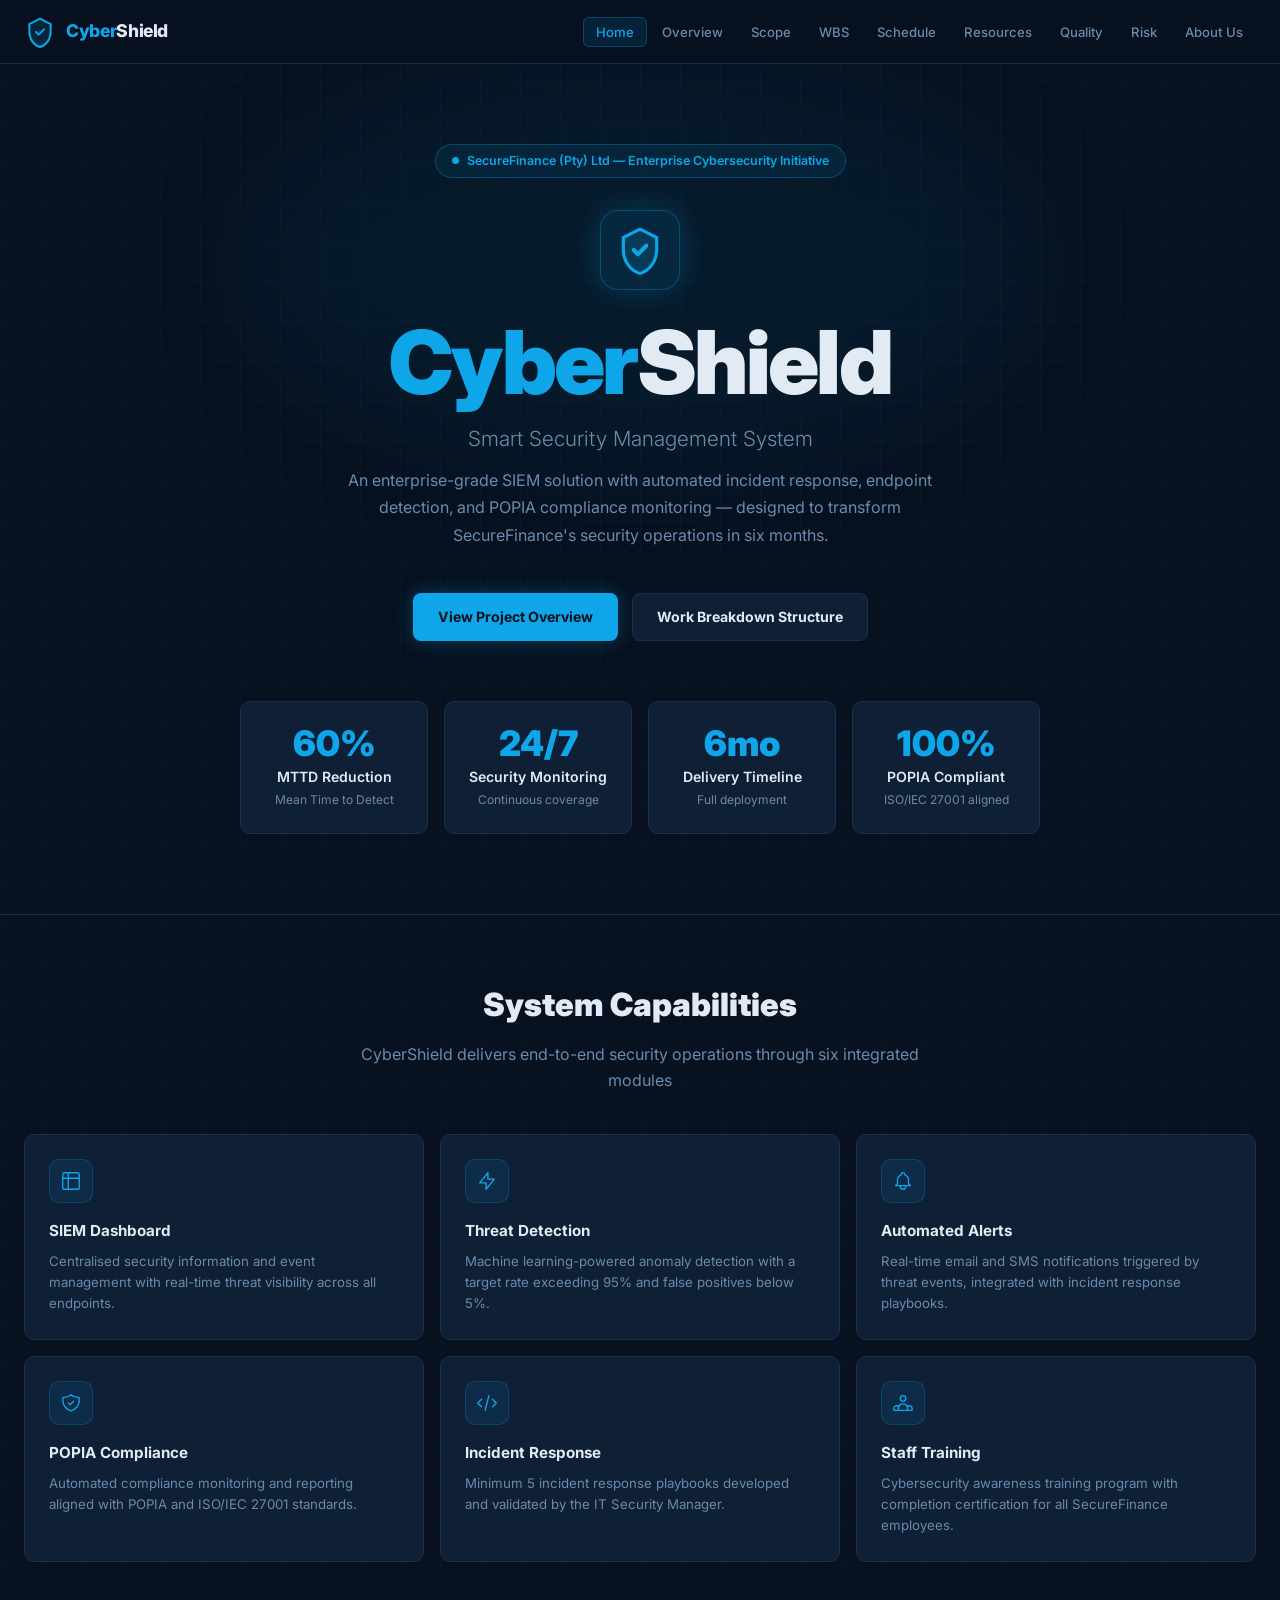
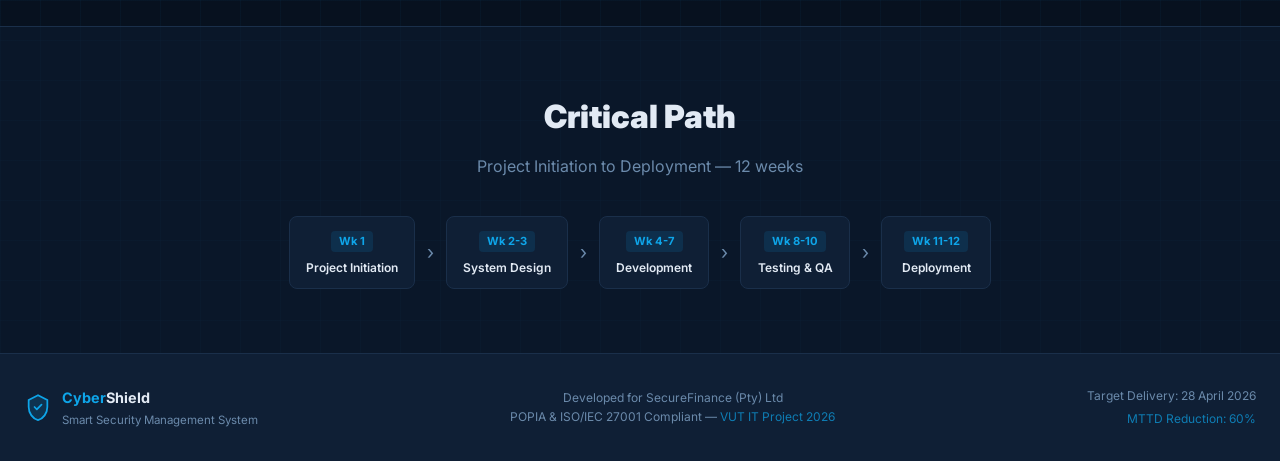
<file: index.html>
<!DOCTYPE html>
<html lang="en">
<head>
<meta charset="UTF-8"/>
<meta name="viewport" content="width=device-width,initial-scale=1"/>
<title>CyberShield — Smart Security Management System</title>
<link rel="stylesheet" href="styles.css"/>
<link href="https://fonts.googleapis.com/css2?family=Inter:wght@300;400;500;600;700;800;900&display=swap" rel="stylesheet"/>
</head>
<body class="grid-bg">

<!-- NAV -->
<nav>
  <div class="nav-inner">
    <a href="index.html" class="nav-brand">
      <svg viewBox="0 0 24 24" fill="none" stroke="currentColor" style="color:var(--primary)">
        <path d="M12 2L4 6v6c0 5.25 3.5 10.15 8 11.25C16.5 22.15 20 17.25 20 12V6l-8-4z" stroke-width="1.5" fill="currentColor" fill-opacity=".15"/>
        <path d="M9 12l2 2 4-4" stroke-width="1.5" stroke-linecap="round" stroke-linejoin="round"/>
      </svg>
      <span><span class="cyber">Cyber</span>Shield</span>
    </a>
    <ul class="nav-links">
      <li><a href="index.html">Home</a></li>
      <li><a href="overview.html">Overview</a></li>
      <li><a href="scope.html">Scope</a></li>
      <li><a href="wbs.html">WBS</a></li>
      <li><a href="schedule.html">Schedule</a></li>
      <li><a href="resources.html">Resources</a></li>
      <li><a href="quality.html">Quality</a></li>
      <li><a href="risk.html">Risk</a></li>
      <li><a href="about.html">About Us</a></li>
    </ul>
    <button class="nav-toggle" id="navToggle" aria-label="Toggle menu">
      <svg fill="none" viewBox="0 0 24 24" stroke="currentColor"><path stroke-linecap="round" stroke-linejoin="round" stroke-width="2" d="M4 6h16M4 12h16M4 18h16"/></svg>
    </button>
  </div>
  <div class="nav-mobile" id="navMobile">
    <a href="index.html">Home</a>
    <a href="overview.html">Overview</a>
    <a href="scope.html">Scope</a>
    <a href="wbs.html">WBS</a>
    <a href="schedule.html">Schedule</a>
    <a href="resources.html">Resources</a>
    <a href="quality.html">Quality</a>
    <a href="risk.html">Risk</a>
    <a href="about.html">About Us</a>
  </div>
</nav>

<main>
  <!-- HERO -->
  <section class="hero">
    <div class="hero-glow"></div>
    <div class="container">
      <div class="hero-content">
        <div class="hero-pill fade-in"><span class="dot"></span>SecureFinance (Pty) Ltd — Enterprise Cybersecurity Initiative</div>
        <div class="shield-icon fade-up d1">
          <svg viewBox="0 0 24 24" fill="none" stroke="currentColor">
            <path d="M12 2L4 6v6c0 5.25 3.5 10.15 8 11.25C16.5 22.15 20 17.25 20 12V6l-8-4z" stroke-width="1.5" fill="currentColor" fill-opacity=".15"/>
            <path d="M9 12l2 2 4-4" stroke-width="2" stroke-linecap="round" stroke-linejoin="round"/>
          </svg>
        </div>
        <h1 class="fade-up d2"><span class="cyber">Cyber</span>Shield</h1>
        <p class="hero-sub fade-up d3">Smart Security Management System</p>
        <p class="hero-desc fade-up d4">An enterprise-grade SIEM solution with automated incident response, endpoint detection, and POPIA compliance monitoring — designed to transform SecureFinance's security operations in six months.</p>
        <div class="hero-btns fade-up d5">
          <a href="overview.html" class="btn btn-primary">View Project Overview</a>
          <a href="wbs.html" class="btn btn-outline">Work Breakdown Structure</a>
        </div>
        <div class="hero-stats fade-up d6">
          <div class="card" style="text-align:center">
            <div class="stat-value" data-target="60%">0%</div>
            <div class="stat-label">MTTD Reduction</div>
            <div class="stat-sub">Mean Time to Detect</div>
          </div>
          <div class="card" style="text-align:center">
            <div class="stat-value" data-target="24/7">24/7</div>
            <div class="stat-label">Security Monitoring</div>
            <div class="stat-sub">Continuous coverage</div>
          </div>
          <div class="card" style="text-align:center">
            <div class="stat-value" data-target="6mo">0mo</div>
            <div class="stat-label">Delivery Timeline</div>
            <div class="stat-sub">Full deployment</div>
          </div>
          <div class="card" style="text-align:center">
            <div class="stat-value">100%</div>
            <div class="stat-label">POPIA Compliant</div>
            <div class="stat-sub">ISO/IEC 27001 aligned</div>
          </div>
        </div>
      </div>
    </div>
  </section>

  <!-- FEATURES -->
  <section class="section" style="border-top:1px solid var(--border)">
    <div class="container">
      <h2 class="section-title text-center fade-up" style="text-align:center">System Capabilities</h2>
      <p class="section-desc fade-up d1" style="text-align:center;margin:0 auto 40px">CyberShield delivers end-to-end security operations through six integrated modules</p>
      <div class="grid-3">
        <div class="card fade-up d1">
          <div class="feat-icon"><svg viewBox="0 0 24 24" fill="none" stroke="currentColor"><path d="M9 3H5a2 2 0 00-2 2v4m6-6h10a2 2 0 012 2v4M9 3v18m0 0h10a2 2 0 002-2V9M9 21H5a2 2 0 01-2-2V9m0 0h18" stroke-width="1.5" stroke-linecap="round" stroke-linejoin="round"/></svg></div>
          <h3 style="font-size:.95rem;font-weight:700;margin-bottom:8px">SIEM Dashboard</h3>
          <p style="font-size:.83rem;color:var(--muted)">Centralised security information and event management with real-time threat visibility across all endpoints.</p>
        </div>
        <div class="card fade-up d2">
          <div class="feat-icon"><svg viewBox="0 0 24 24" fill="none" stroke="currentColor"><path d="M13 10V3L4 14h7v7l9-11h-7z" stroke-width="1.5" stroke-linecap="round" stroke-linejoin="round"/></svg></div>
          <h3 style="font-size:.95rem;font-weight:700;margin-bottom:8px">Threat Detection</h3>
          <p style="font-size:.83rem;color:var(--muted)">Machine learning-powered anomaly detection with a target rate exceeding 95% and false positives below 5%.</p>
        </div>
        <div class="card fade-up d3">
          <div class="feat-icon"><svg viewBox="0 0 24 24" fill="none" stroke="currentColor"><path d="M15 17h5l-1.405-1.405A2.032 2.032 0 0118 14.158V11a6.002 6.002 0 00-4-5.659V5a2 2 0 10-4 0v.341C7.67 6.165 6 8.388 6 11v3.159c0 .538-.214 1.055-.595 1.436L4 17h5m6 0v1a3 3 0 11-6 0v-1m6 0H9" stroke-width="1.5" stroke-linecap="round" stroke-linejoin="round"/></svg></div>
          <h3 style="font-size:.95rem;font-weight:700;margin-bottom:8px">Automated Alerts</h3>
          <p style="font-size:.83rem;color:var(--muted)">Real-time email and SMS notifications triggered by threat events, integrated with incident response playbooks.</p>
        </div>
        <div class="card fade-up d4">
          <div class="feat-icon"><svg viewBox="0 0 24 24" fill="none" stroke="currentColor"><path d="M9 12l2 2 4-4m5.618-4.016A11.955 11.955 0 0112 2.944a11.955 11.955 0 01-8.618 3.04A12.02 12.02 0 003 9c0 5.591 3.824 10.29 9 11.622 5.176-1.332 9-6.03 9-11.622 0-1.042-.133-2.052-.382-3.016z" stroke-width="1.5" stroke-linecap="round" stroke-linejoin="round"/></svg></div>
          <h3 style="font-size:.95rem;font-weight:700;margin-bottom:8px">POPIA Compliance</h3>
          <p style="font-size:.83rem;color:var(--muted)">Automated compliance monitoring and reporting aligned with POPIA and ISO/IEC 27001 standards.</p>
        </div>
        <div class="card fade-up d5">
          <div class="feat-icon"><svg viewBox="0 0 24 24" fill="none" stroke="currentColor"><path d="M10 20l4-16m4 4l4 4-4 4M6 16l-4-4 4-4" stroke-width="1.5" stroke-linecap="round" stroke-linejoin="round"/></svg></div>
          <h3 style="font-size:.95rem;font-weight:700;margin-bottom:8px">Incident Response</h3>
          <p style="font-size:.83rem;color:var(--muted)">Minimum 5 incident response playbooks developed and validated by the IT Security Manager.</p>
        </div>
        <div class="card fade-up d6">
          <div class="feat-icon"><svg viewBox="0 0 24 24" fill="none" stroke="currentColor"><path d="M17 20h5v-2a3 3 0 00-5.356-1.857M17 20H7m10 0v-2c0-.656-.126-1.283-.356-1.857M7 20H2v-2a3 3 0 015.356-1.857M7 20v-2c0-.656.126-1.283.356-1.857m0 0a5.002 5.002 0 019.288 0M15 7a3 3 0 11-6 0 3 3 0 016 0z" stroke-width="1.5" stroke-linecap="round" stroke-linejoin="round"/></svg></div>
          <h3 style="font-size:.95rem;font-weight:700;margin-bottom:8px">Staff Training</h3>
          <p style="font-size:.83rem;color:var(--muted)">Cybersecurity awareness training program with completion certification for all SecureFinance employees.</p>
        </div>
      </div>
    </div>
  </section>

  <!-- CRITICAL PATH -->
  <section class="section" style="border-top:1px solid var(--border);background:rgba(15,31,53,.5)">
    <div class="container">
      <h2 class="section-title fade-up" style="text-align:center">Critical Path</h2>
      <p class="fade-up d1" style="text-align:center;color:var(--muted);margin-bottom:36px">Project Initiation to Deployment — 12 weeks</p>
      <div class="crit-path fade-up d2" style="justify-content:center">
        <div class="crit-node"><div class="wk">Wk 1</div><div class="lbl">Project Initiation</div></div>
        <span class="crit-arrow">&#8250;</span>
        <div class="crit-node"><div class="wk">Wk 2-3</div><div class="lbl">System Design</div></div>
        <span class="crit-arrow">&#8250;</span>
        <div class="crit-node"><div class="wk">Wk 4-7</div><div class="lbl">Development</div></div>
        <span class="crit-arrow">&#8250;</span>
        <div class="crit-node"><div class="wk">Wk 8-10</div><div class="lbl">Testing &amp; QA</div></div>
        <span class="crit-arrow">&#8250;</span>
        <div class="crit-node"><div class="wk">Wk 11-12</div><div class="lbl">Deployment</div></div>
      </div>
    </div>
  </section>
</main>

<footer>
  <div class="footer-inner">
    <div class="footer-brand">
      <svg width="28" height="28" viewBox="0 0 24 24" fill="none" stroke="var(--primary)">
        <path d="M12 2L4 6v6c0 5.25 3.5 10.15 8 11.25C16.5 22.15 20 17.25 20 12V6l-8-4z" stroke-width="1.5" fill="var(--primary)" fill-opacity=".15"/>
        <path d="M9 12l2 2 4-4" stroke-width="1.5" stroke-linecap="round" stroke-linejoin="round"/>
      </svg>
      <div>
        <div class="name"><span style="color:var(--primary)">Cyber</span>Shield</div>
        <div class="sub">Smart Security Management System</div>
      </div>
    </div>
    <div class="footer-meta">
      <div>Developed for SecureFinance (Pty) Ltd</div>
      <div>POPIA &amp; ISO/IEC 27001 Compliant — <span>VUT IT Project 2026</span></div>
    </div>
    <div class="footer-right">
      <div>Target Delivery: 28 April 2026</div>
      <div style="color:rgba(14,165,233,.7);margin-top:4px">MTTD Reduction: 60%</div>
    </div>
  </div>
</footer>
<script src="script.js"></script>
</body>
</html>
</file>
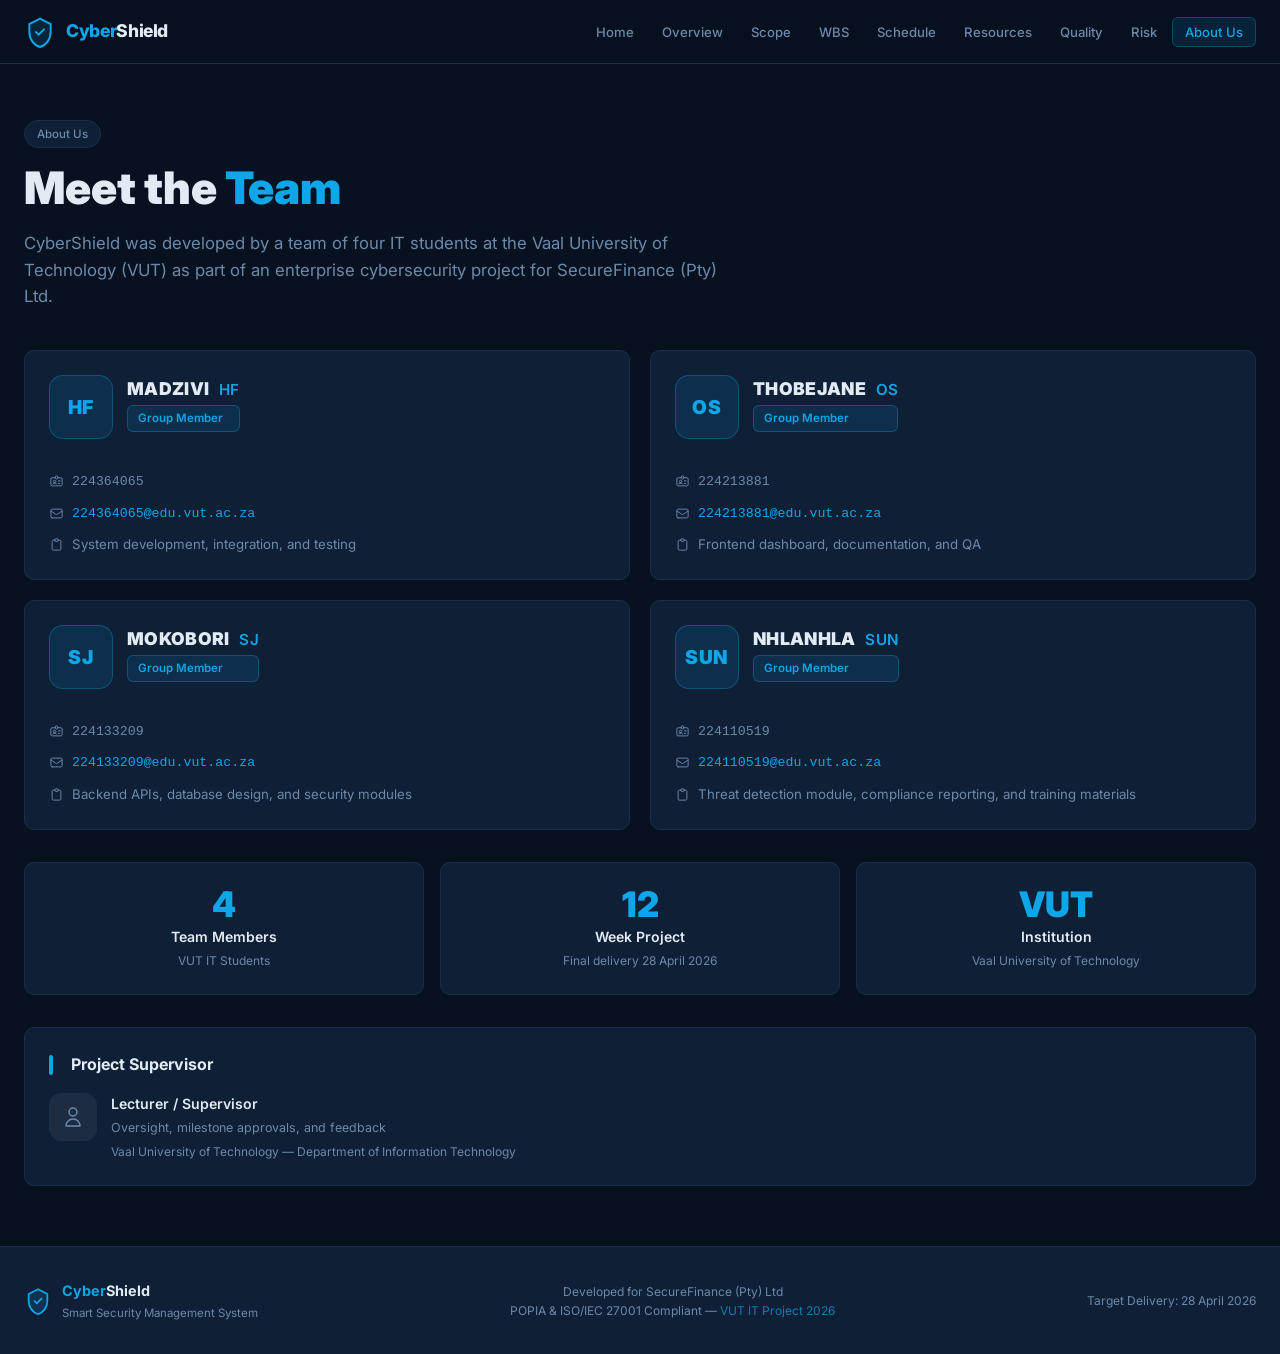
<file: about.html>
<!DOCTYPE html>
<html lang="en">
<head>
<meta charset="UTF-8"/><meta name="viewport" content="width=device-width,initial-scale=1"/>
<title>About Us — CyberShield</title>
<link rel="stylesheet" href="styles.css"/>
<link href="https://fonts.googleapis.com/css2?family=Inter:wght@300;400;500;600;700;800;900&display=swap" rel="stylesheet"/>
</head>
<body>
<nav><div class="nav-inner"><a href="index.html" class="nav-brand"><svg viewBox="0 0 24 24" fill="none" stroke="currentColor" style="color:var(--primary)"><path d="M12 2L4 6v6c0 5.25 3.5 10.15 8 11.25C16.5 22.15 20 17.25 20 12V6l-8-4z" stroke-width="1.5" fill="currentColor" fill-opacity=".15"/><path d="M9 12l2 2 4-4" stroke-width="1.5" stroke-linecap="round" stroke-linejoin="round"/></svg><span><span class="cyber">Cyber</span>Shield</span></a><ul class="nav-links"><li><a href="index.html">Home</a></li><li><a href="overview.html">Overview</a></li><li><a href="scope.html">Scope</a></li><li><a href="wbs.html">WBS</a></li><li><a href="schedule.html">Schedule</a></li><li><a href="resources.html">Resources</a></li><li><a href="quality.html">Quality</a></li><li><a href="risk.html">Risk</a></li><li><a href="about.html">About Us</a></li></ul><button class="nav-toggle" id="navToggle"><svg fill="none" viewBox="0 0 24 24" stroke="currentColor"><path stroke-linecap="round" stroke-linejoin="round" stroke-width="2" d="M4 6h16M4 12h16M4 18h16"/></svg></button></div><div class="nav-mobile" id="navMobile"><a href="index.html">Home</a><a href="overview.html">Overview</a><a href="scope.html">Scope</a><a href="wbs.html">WBS</a><a href="schedule.html">Schedule</a><a href="resources.html">Resources</a><a href="quality.html">Quality</a><a href="risk.html">Risk</a><a href="about.html">About Us</a></div></nav>
<main>
  <div class="container">
    <div class="page-header fade-up"><div class="page-tag">About Us</div><h1>Meet the <span class="hi">Team</span></h1><p>CyberShield was developed by a team of four IT students at the Vaal University of Technology (VUT) as part of an enterprise cybersecurity project for SecureFinance (Pty) Ltd.</p></div>

    <div class="grid-2" style="margin-bottom:32px">

      <!-- Member 1 -->
      <div class="card fade-up d1 member-card">
        <div style="display:flex;align-items:flex-start;gap:14px;margin-bottom:16px">
          <div class="member-avatar">HF</div>
          <div class="member-info">
            <div class="member-name">MADZIVI <span>HF</span></div>
            <span class="badge badge-blue">Group Member</span>
          </div>
        </div>
        <div style="display:flex;flex-direction:column;gap:10px">
          <div class="member-detail">
            <svg fill="none" viewBox="0 0 24 24" stroke="currentColor"><path stroke-linecap="round" stroke-linejoin="round" stroke-width="1.5" d="M10 6H5a2 2 0 00-2 2v9a2 2 0 002 2h14a2 2 0 002-2V8a2 2 0 00-2-2h-5m-4 0V5a2 2 0 114 0v1m-4 0a2 2 0 104 0m-5 8a2 2 0 100-4 2 2 0 000 4zm0 0c1.306 0 2.417.835 2.83 2M9 14a3.001 3.001 0 00-2.83 2M15 11h3m-3 4h2"/></svg>
            <span style="font-family:monospace">224364065</span>
          </div>
          <div class="member-detail">
            <svg fill="none" viewBox="0 0 24 24" stroke="currentColor"><path stroke-linecap="round" stroke-linejoin="round" stroke-width="1.5" d="M3 8l7.89 5.26a2 2 0 002.22 0L21 8M5 19h14a2 2 0 002-2V7a2 2 0 00-2-2H5a2 2 0 00-2 2v10a2 2 0 002 2z"/></svg>
            <a href="mailto:224364065@edu.vut.ac.za">224364065@edu.vut.ac.za</a>
          </div>
          <div class="member-detail">
            <svg fill="none" viewBox="0 0 24 24" stroke="currentColor"><path stroke-linecap="round" stroke-linejoin="round" stroke-width="1.5" d="M9 5H7a2 2 0 00-2 2v12a2 2 0 002 2h10a2 2 0 002-2V7a2 2 0 00-2-2h-2M9 5a2 2 0 002 2h2a2 2 0 002-2M9 5a2 2 0 012-2h2a2 2 0 012 2"/></svg>
            <span>System development, integration, and testing</span>
          </div>
        </div>
      </div>

      <!-- Member 2 -->
      <div class="card fade-up d2 member-card">
        <div style="display:flex;align-items:flex-start;gap:14px;margin-bottom:16px">
          <div class="member-avatar">OS</div>
          <div class="member-info">
            <div class="member-name">THOBEJANE <span>OS</span></div>
            <span class="badge badge-blue">Group Member</span>
          </div>
        </div>
        <div style="display:flex;flex-direction:column;gap:10px">
          <div class="member-detail">
            <svg fill="none" viewBox="0 0 24 24" stroke="currentColor"><path stroke-linecap="round" stroke-linejoin="round" stroke-width="1.5" d="M10 6H5a2 2 0 00-2 2v9a2 2 0 002 2h14a2 2 0 002-2V8a2 2 0 00-2-2h-5m-4 0V5a2 2 0 114 0v1m-4 0a2 2 0 104 0m-5 8a2 2 0 100-4 2 2 0 000 4zm0 0c1.306 0 2.417.835 2.83 2M9 14a3.001 3.001 0 00-2.83 2M15 11h3m-3 4h2"/></svg>
            <span style="font-family:monospace">224213881</span>
          </div>
          <div class="member-detail">
            <svg fill="none" viewBox="0 0 24 24" stroke="currentColor"><path stroke-linecap="round" stroke-linejoin="round" stroke-width="1.5" d="M3 8l7.89 5.26a2 2 0 002.22 0L21 8M5 19h14a2 2 0 002-2V7a2 2 0 00-2-2H5a2 2 0 00-2 2v10a2 2 0 002 2z"/></svg>
            <a href="mailto:224213881@edu.vut.ac.za">224213881@edu.vut.ac.za</a>
          </div>
          <div class="member-detail">
            <svg fill="none" viewBox="0 0 24 24" stroke="currentColor"><path stroke-linecap="round" stroke-linejoin="round" stroke-width="1.5" d="M9 5H7a2 2 0 00-2 2v12a2 2 0 002 2h10a2 2 0 002-2V7a2 2 0 00-2-2h-2M9 5a2 2 0 002 2h2a2 2 0 002-2M9 5a2 2 0 012-2h2a2 2 0 012 2"/></svg>
            <span>Frontend dashboard, documentation, and QA</span>
          </div>
        </div>
      </div>

      <!-- Member 3 -->
      <div class="card fade-up d3 member-card">
        <div style="display:flex;align-items:flex-start;gap:14px;margin-bottom:16px">
          <div class="member-avatar">SJ</div>
          <div class="member-info">
            <div class="member-name">MOKOBORI <span>SJ</span></div>
            <span class="badge badge-blue">Group Member</span>
          </div>
        </div>
        <div style="display:flex;flex-direction:column;gap:10px">
          <div class="member-detail">
            <svg fill="none" viewBox="0 0 24 24" stroke="currentColor"><path stroke-linecap="round" stroke-linejoin="round" stroke-width="1.5" d="M10 6H5a2 2 0 00-2 2v9a2 2 0 002 2h14a2 2 0 002-2V8a2 2 0 00-2-2h-5m-4 0V5a2 2 0 114 0v1m-4 0a2 2 0 104 0m-5 8a2 2 0 100-4 2 2 0 000 4zm0 0c1.306 0 2.417.835 2.83 2M9 14a3.001 3.001 0 00-2.83 2M15 11h3m-3 4h2"/></svg>
            <span style="font-family:monospace">224133209</span>
          </div>
          <div class="member-detail">
            <svg fill="none" viewBox="0 0 24 24" stroke="currentColor"><path stroke-linecap="round" stroke-linejoin="round" stroke-width="1.5" d="M3 8l7.89 5.26a2 2 0 002.22 0L21 8M5 19h14a2 2 0 002-2V7a2 2 0 00-2-2H5a2 2 0 00-2 2v10a2 2 0 002 2z"/></svg>
            <a href="mailto:224133209@edu.vut.ac.za">224133209@edu.vut.ac.za</a>
          </div>
          <div class="member-detail">
            <svg fill="none" viewBox="0 0 24 24" stroke="currentColor"><path stroke-linecap="round" stroke-linejoin="round" stroke-width="1.5" d="M9 5H7a2 2 0 00-2 2v12a2 2 0 002 2h10a2 2 0 002-2V7a2 2 0 00-2-2h-2M9 5a2 2 0 002 2h2a2 2 0 002-2M9 5a2 2 0 012-2h2a2 2 0 012 2"/></svg>
            <span>Backend APIs, database design, and security modules</span>
          </div>
        </div>
      </div>

      <!-- Member 4 -->
      <div class="card fade-up d4 member-card">
        <div style="display:flex;align-items:flex-start;gap:14px;margin-bottom:16px">
          <div class="member-avatar">SUN</div>
          <div class="member-info">
            <div class="member-name">NHLANHLA <span>SUN</span></div>
            <span class="badge badge-blue">Group Member</span>
          </div>
        </div>
        <div style="display:flex;flex-direction:column;gap:10px">
          <div class="member-detail">
            <svg fill="none" viewBox="0 0 24 24" stroke="currentColor"><path stroke-linecap="round" stroke-linejoin="round" stroke-width="1.5" d="M10 6H5a2 2 0 00-2 2v9a2 2 0 002 2h14a2 2 0 002-2V8a2 2 0 00-2-2h-5m-4 0V5a2 2 0 114 0v1m-4 0a2 2 0 104 0m-5 8a2 2 0 100-4 2 2 0 000 4zm0 0c1.306 0 2.417.835 2.83 2M9 14a3.001 3.001 0 00-2.83 2M15 11h3m-3 4h2"/></svg>
            <span style="font-family:monospace">224110519</span>
          </div>
          <div class="member-detail">
            <svg fill="none" viewBox="0 0 24 24" stroke="currentColor"><path stroke-linecap="round" stroke-linejoin="round" stroke-width="1.5" d="M3 8l7.89 5.26a2 2 0 002.22 0L21 8M5 19h14a2 2 0 002-2V7a2 2 0 00-2-2H5a2 2 0 00-2 2v10a2 2 0 002 2z"/></svg>
            <a href="mailto:224110519@edu.vut.ac.za">224110519@edu.vut.ac.za</a>
          </div>
          <div class="member-detail">
            <svg fill="none" viewBox="0 0 24 24" stroke="currentColor"><path stroke-linecap="round" stroke-linejoin="round" stroke-width="1.5" d="M9 5H7a2 2 0 00-2 2v12a2 2 0 002 2h10a2 2 0 002-2V7a2 2 0 00-2-2h-2M9 5a2 2 0 002 2h2a2 2 0 002-2M9 5a2 2 0 012-2h2a2 2 0 012 2"/></svg>
            <span>Threat detection module, compliance reporting, and training materials</span>
          </div>
        </div>
      </div>
    </div>

    <div class="grid-3" style="margin-bottom:32px">
      <div class="card fade-up d1" style="text-align:center"><div class="stat-value">4</div><div class="stat-label">Team Members</div><div class="stat-sub">VUT IT Students</div></div>
      <div class="card fade-up d2" style="text-align:center"><div class="stat-value">12</div><div class="stat-label">Week Project</div><div class="stat-sub">Final delivery 28 April 2026</div></div>
      <div class="card fade-up d3" style="text-align:center"><div class="stat-value">VUT</div><div class="stat-label">Institution</div><div class="stat-sub">Vaal University of Technology</div></div>
    </div>

    <div class="card fade-up" style="margin-bottom:60px">
      <h2 style="font-size:1rem;font-weight:700;margin-bottom:16px;display:flex;align-items:center;gap:8px"><span class="divider"></span>Project Supervisor</h2>
      <div style="display:flex;align-items:flex-start;gap:14px">
        <div style="width:48px;height:48px;border-radius:12px;background:rgba(255,255,255,.06);border:1px solid var(--border);display:flex;align-items:center;justify-content:center;flex-shrink:0">
          <svg width="24" height="24" fill="none" viewBox="0 0 24 24" stroke="var(--muted)"><path stroke-linecap="round" stroke-linejoin="round" stroke-width="1.5" d="M16 7a4 4 0 11-8 0 4 4 0 018 0zM12 14a7 7 0 00-7 7h14a7 7 0 00-7-7z"/></svg>
        </div>
        <div>
          <p style="font-size:.88rem;font-weight:600">Lecturer / Supervisor</p>
          <p style="font-size:.78rem;color:var(--muted);margin-top:2px">Oversight, milestone approvals, and feedback</p>
          <p style="font-size:.75rem;color:var(--muted);margin-top:4px">Vaal University of Technology — Department of Information Technology</p>
        </div>
      </div>
    </div>
  </div>
</main>
<footer><div class="footer-inner"><div class="footer-brand"><svg width="28" height="28" viewBox="0 0 24 24" fill="none" stroke="var(--primary)"><path d="M12 2L4 6v6c0 5.25 3.5 10.15 8 11.25C16.5 22.15 20 17.25 20 12V6l-8-4z" stroke-width="1.5" fill="var(--primary)" fill-opacity=".15"/><path d="M9 12l2 2 4-4" stroke-width="1.5" stroke-linecap="round" stroke-linejoin="round"/></svg><div><div class="name"><span style="color:var(--primary)">Cyber</span>Shield</div><div class="sub">Smart Security Management System</div></div></div><div class="footer-meta"><div>Developed for SecureFinance (Pty) Ltd</div><div>POPIA &amp; ISO/IEC 27001 Compliant — <span>VUT IT Project 2026</span></div></div><div class="footer-right"><div>Target Delivery: 28 April 2026</div></div></div></footer>
<script src="script.js"></script>
</body></html>
</file>
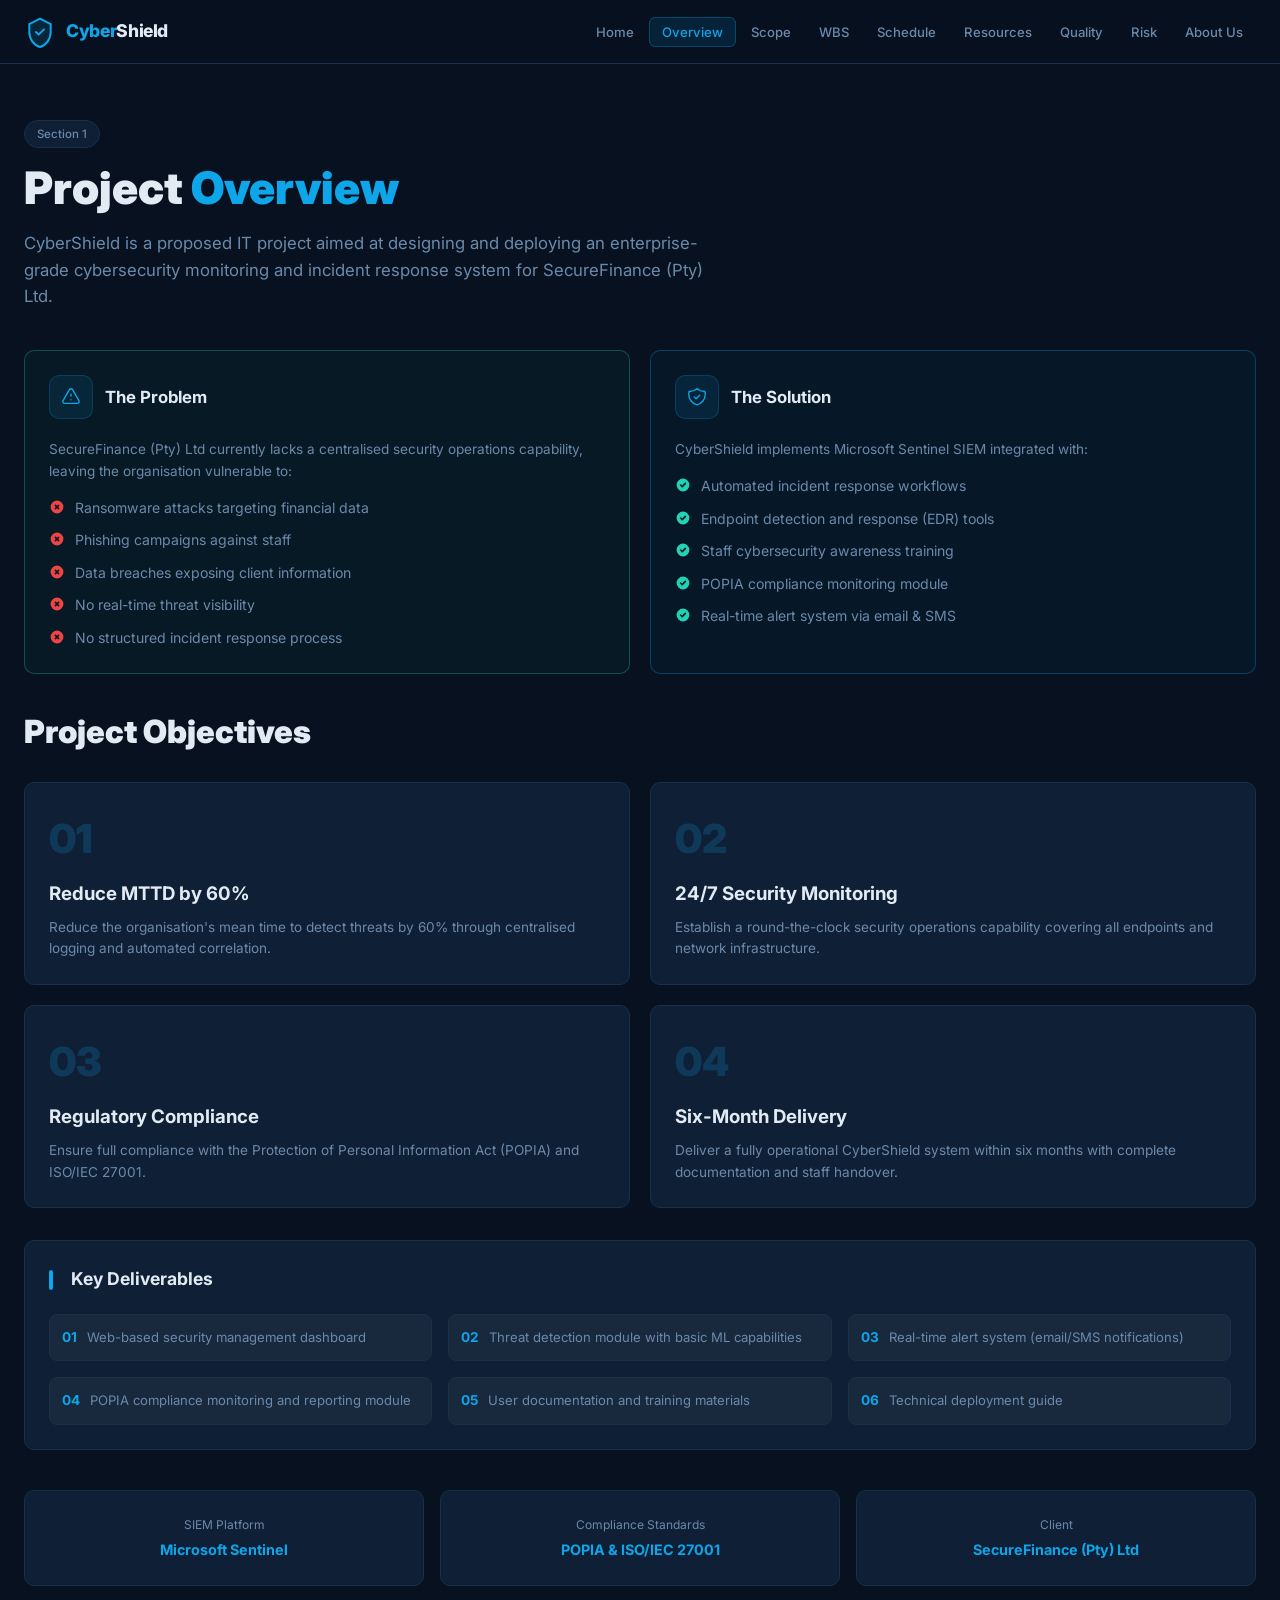
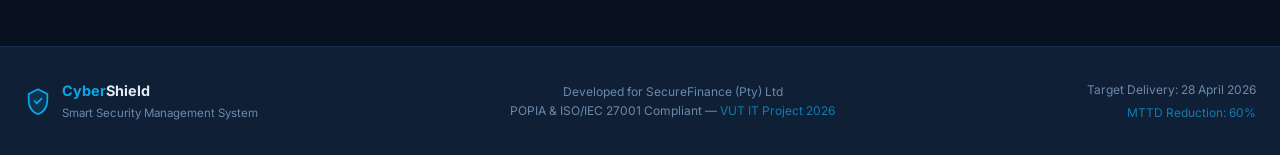
<file: overview.html>
<!DOCTYPE html>
<html lang="en">
<head>
<meta charset="UTF-8"/><meta name="viewport" content="width=device-width,initial-scale=1"/>
<title>Overview — CyberShield</title>
<link rel="stylesheet" href="styles.css"/>
<link href="https://fonts.googleapis.com/css2?family=Inter:wght@300;400;500;600;700;800;900&display=swap" rel="stylesheet"/>
</head>
<body>
<nav>
  <div class="nav-inner">
    <a href="index.html" class="nav-brand">
      <svg viewBox="0 0 24 24" fill="none" stroke="currentColor" style="color:var(--primary)"><path d="M12 2L4 6v6c0 5.25 3.5 10.15 8 11.25C16.5 22.15 20 17.25 20 12V6l-8-4z" stroke-width="1.5" fill="currentColor" fill-opacity=".15"/><path d="M9 12l2 2 4-4" stroke-width="1.5" stroke-linecap="round" stroke-linejoin="round"/></svg>
      <span><span class="cyber">Cyber</span>Shield</span>
    </a>
    <ul class="nav-links">
      <li><a href="index.html">Home</a></li><li><a href="overview.html">Overview</a></li><li><a href="scope.html">Scope</a></li><li><a href="wbs.html">WBS</a></li><li><a href="schedule.html">Schedule</a></li><li><a href="resources.html">Resources</a></li><li><a href="quality.html">Quality</a></li><li><a href="risk.html">Risk</a></li><li><a href="about.html">About Us</a></li>
    </ul>
    <button class="nav-toggle" id="navToggle"><svg fill="none" viewBox="0 0 24 24" stroke="currentColor"><path stroke-linecap="round" stroke-linejoin="round" stroke-width="2" d="M4 6h16M4 12h16M4 18h16"/></svg></button>
  </div>
  <div class="nav-mobile" id="navMobile">
    <a href="index.html">Home</a><a href="overview.html">Overview</a><a href="scope.html">Scope</a><a href="wbs.html">WBS</a><a href="schedule.html">Schedule</a><a href="resources.html">Resources</a><a href="quality.html">Quality</a><a href="risk.html">Risk</a><a href="about.html">About Us</a>
  </div>
</nav>
<main>
  <div class="container">
    <div class="page-header fade-up">
      <div class="page-tag">Section 1</div>
      <h1>Project <span class="hi">Overview</span></h1>
      <p>CyberShield is a proposed IT project aimed at designing and deploying an enterprise-grade cybersecurity monitoring and incident response system for SecureFinance (Pty) Ltd.</p>
    </div>

    <div class="grid-2" style="margin-bottom:32px">
      <div class="card fade-up d1" style="border-color:rgba(34,211,179,.3);background:rgba(34,211,179,.04)">
        <div style="display:flex;align-items:center;gap:12px;margin-bottom:20px">
          <div class="feat-icon" style="margin:0"><svg viewBox="0 0 24 24" fill="none" stroke="currentColor"><path d="M12 9v2m0 4h.01m-6.938 4h13.856c1.54 0 2.502-1.667 1.732-3L13.732 4c-.77-1.333-2.694-1.333-3.464 0L3.34 16c-.77 1.333.192 3 1.732 3z" stroke-width="1.5" stroke-linecap="round" stroke-linejoin="round"/></svg></div>
          <h2 style="font-size:1.05rem;font-weight:700">The Problem</h2>
        </div>
        <p style="font-size:.85rem;color:var(--muted);margin-bottom:14px">SecureFinance (Pty) Ltd currently lacks a centralised security operations capability, leaving the organisation vulnerable to:</p>
        <ul class="checklist">
          <li><svg class="icon-no" width="16" height="16" viewBox="0 0 20 20" fill="currentColor"><path fill-rule="evenodd" d="M10 18a8 8 0 100-16 8 8 0 000 16zM8.707 7.293a1 1 0 00-1.414 1.414L8.586 10l-1.293 1.293a1 1 0 101.414 1.414L10 11.414l1.293 1.293a1 1 0 001.414-1.414L11.414 10l1.293-1.293a1 1 0 00-1.414-1.414L10 8.586 8.707 7.293z" clip-rule="evenodd"/></svg>Ransomware attacks targeting financial data</li>
          <li><svg class="icon-no" width="16" height="16" viewBox="0 0 20 20" fill="currentColor"><path fill-rule="evenodd" d="M10 18a8 8 0 100-16 8 8 0 000 16zM8.707 7.293a1 1 0 00-1.414 1.414L8.586 10l-1.293 1.293a1 1 0 101.414 1.414L10 11.414l1.293 1.293a1 1 0 001.414-1.414L11.414 10l1.293-1.293a1 1 0 00-1.414-1.414L10 8.586 8.707 7.293z" clip-rule="evenodd"/></svg>Phishing campaigns against staff</li>
          <li><svg class="icon-no" width="16" height="16" viewBox="0 0 20 20" fill="currentColor"><path fill-rule="evenodd" d="M10 18a8 8 0 100-16 8 8 0 000 16zM8.707 7.293a1 1 0 00-1.414 1.414L8.586 10l-1.293 1.293a1 1 0 101.414 1.414L10 11.414l1.293 1.293a1 1 0 001.414-1.414L11.414 10l1.293-1.293a1 1 0 00-1.414-1.414L10 8.586 8.707 7.293z" clip-rule="evenodd"/></svg>Data breaches exposing client information</li>
          <li><svg class="icon-no" width="16" height="16" viewBox="0 0 20 20" fill="currentColor"><path fill-rule="evenodd" d="M10 18a8 8 0 100-16 8 8 0 000 16zM8.707 7.293a1 1 0 00-1.414 1.414L8.586 10l-1.293 1.293a1 1 0 101.414 1.414L10 11.414l1.293 1.293a1 1 0 001.414-1.414L11.414 10l1.293-1.293a1 1 0 00-1.414-1.414L10 8.586 8.707 7.293z" clip-rule="evenodd"/></svg>No real-time threat visibility</li>
          <li><svg class="icon-no" width="16" height="16" viewBox="0 0 20 20" fill="currentColor"><path fill-rule="evenodd" d="M10 18a8 8 0 100-16 8 8 0 000 16zM8.707 7.293a1 1 0 00-1.414 1.414L8.586 10l-1.293 1.293a1 1 0 101.414 1.414L10 11.414l1.293 1.293a1 1 0 001.414-1.414L11.414 10l1.293-1.293a1 1 0 00-1.414-1.414L10 8.586 8.707 7.293z" clip-rule="evenodd"/></svg>No structured incident response process</li>
        </ul>
      </div>
      <div class="card fade-up d2" style="border-color:rgba(14,165,233,.3);background:rgba(14,165,233,.04)">
        <div style="display:flex;align-items:center;gap:12px;margin-bottom:20px">
          <div class="feat-icon" style="margin:0"><svg viewBox="0 0 24 24" fill="none" stroke="currentColor"><path d="M9 12l2 2 4-4m5.618-4.016A11.955 11.955 0 0112 2.944a11.955 11.955 0 01-8.618 3.04A12.02 12.02 0 003 9c0 5.591 3.824 10.29 9 11.622 5.176-1.332 9-6.03 9-11.622 0-1.042-.133-2.052-.382-3.016z" stroke-width="1.5" stroke-linecap="round" stroke-linejoin="round"/></svg></div>
          <h2 style="font-size:1.05rem;font-weight:700">The Solution</h2>
        </div>
        <p style="font-size:.85rem;color:var(--muted);margin-bottom:14px">CyberShield implements Microsoft Sentinel SIEM integrated with:</p>
        <ul class="checklist">
          <li><svg class="icon-ok" width="16" height="16" viewBox="0 0 20 20" fill="currentColor"><path fill-rule="evenodd" d="M10 18a8 8 0 100-16 8 8 0 000 16zm3.707-9.293a1 1 0 00-1.414-1.414L9 10.586 7.707 9.293a1 1 0 00-1.414 1.414l2 2a1 1 0 001.414 0l4-4z" clip-rule="evenodd"/></svg>Automated incident response workflows</li>
          <li><svg class="icon-ok" width="16" height="16" viewBox="0 0 20 20" fill="currentColor"><path fill-rule="evenodd" d="M10 18a8 8 0 100-16 8 8 0 000 16zm3.707-9.293a1 1 0 00-1.414-1.414L9 10.586 7.707 9.293a1 1 0 00-1.414 1.414l2 2a1 1 0 001.414 0l4-4z" clip-rule="evenodd"/></svg>Endpoint detection and response (EDR) tools</li>
          <li><svg class="icon-ok" width="16" height="16" viewBox="0 0 20 20" fill="currentColor"><path fill-rule="evenodd" d="M10 18a8 8 0 100-16 8 8 0 000 16zm3.707-9.293a1 1 0 00-1.414-1.414L9 10.586 7.707 9.293a1 1 0 00-1.414 1.414l2 2a1 1 0 001.414 0l4-4z" clip-rule="evenodd"/></svg>Staff cybersecurity awareness training</li>
          <li><svg class="icon-ok" width="16" height="16" viewBox="0 0 20 20" fill="currentColor"><path fill-rule="evenodd" d="M10 18a8 8 0 100-16 8 8 0 000 16zm3.707-9.293a1 1 0 00-1.414-1.414L9 10.586 7.707 9.293a1 1 0 00-1.414 1.414l2 2a1 1 0 001.414 0l4-4z" clip-rule="evenodd"/></svg>POPIA compliance monitoring module</li>
          <li><svg class="icon-ok" width="16" height="16" viewBox="0 0 20 20" fill="currentColor"><path fill-rule="evenodd" d="M10 18a8 8 0 100-16 8 8 0 000 16zm3.707-9.293a1 1 0 00-1.414-1.414L9 10.586 7.707 9.293a1 1 0 00-1.414 1.414l2 2a1 1 0 001.414 0l4-4z" clip-rule="evenodd"/></svg>Real-time alert system via email &amp; SMS</li>
        </ul>
      </div>
    </div>

    <h2 class="section-title fade-up" style="margin-bottom:24px">Project Objectives</h2>
    <div class="grid-2" style="margin-bottom:32px">
      <div class="card fade-up d1"><div style="font-size:2.5rem;font-weight:900;color:rgba(14,165,233,.2);margin-bottom:8px">01</div><h3 style="font-weight:700;margin-bottom:8px">Reduce MTTD by 60%</h3><p style="font-size:.85rem;color:var(--muted)">Reduce the organisation's mean time to detect threats by 60% through centralised logging and automated correlation.</p></div>
      <div class="card fade-up d2"><div style="font-size:2.5rem;font-weight:900;color:rgba(14,165,233,.2);margin-bottom:8px">02</div><h3 style="font-weight:700;margin-bottom:8px">24/7 Security Monitoring</h3><p style="font-size:.85rem;color:var(--muted)">Establish a round-the-clock security operations capability covering all endpoints and network infrastructure.</p></div>
      <div class="card fade-up d3"><div style="font-size:2.5rem;font-weight:900;color:rgba(14,165,233,.2);margin-bottom:8px">03</div><h3 style="font-weight:700;margin-bottom:8px">Regulatory Compliance</h3><p style="font-size:.85rem;color:var(--muted)">Ensure full compliance with the Protection of Personal Information Act (POPIA) and ISO/IEC 27001.</p></div>
      <div class="card fade-up d4"><div style="font-size:2.5rem;font-weight:900;color:rgba(14,165,233,.2);margin-bottom:8px">04</div><h3 style="font-weight:700;margin-bottom:8px">Six-Month Delivery</h3><p style="font-size:.85rem;color:var(--muted)">Deliver a fully operational CyberShield system within six months with complete documentation and staff handover.</p></div>
    </div>

    <div class="card fade-up" style="margin-bottom:40px">
      <h2 style="font-size:1.1rem;font-weight:700;margin-bottom:20px;display:flex;align-items:center;gap:8px"><span class="divider"></span>Key Deliverables</h2>
      <div class="grid-3">
        <div style="background:rgba(255,255,255,.04);border:1px solid var(--border);border-radius:8px;padding:12px;display:flex;gap:10px"><span style="color:var(--primary);font-weight:700;font-size:.85rem">01</span><p style="font-size:.82rem;color:var(--muted)">Web-based security management dashboard</p></div>
        <div style="background:rgba(255,255,255,.04);border:1px solid var(--border);border-radius:8px;padding:12px;display:flex;gap:10px"><span style="color:var(--primary);font-weight:700;font-size:.85rem">02</span><p style="font-size:.82rem;color:var(--muted)">Threat detection module with basic ML capabilities</p></div>
        <div style="background:rgba(255,255,255,.04);border:1px solid var(--border);border-radius:8px;padding:12px;display:flex;gap:10px"><span style="color:var(--primary);font-weight:700;font-size:.85rem">03</span><p style="font-size:.82rem;color:var(--muted)">Real-time alert system (email/SMS notifications)</p></div>
        <div style="background:rgba(255,255,255,.04);border:1px solid var(--border);border-radius:8px;padding:12px;display:flex;gap:10px"><span style="color:var(--primary);font-weight:700;font-size:.85rem">04</span><p style="font-size:.82rem;color:var(--muted)">POPIA compliance monitoring and reporting module</p></div>
        <div style="background:rgba(255,255,255,.04);border:1px solid var(--border);border-radius:8px;padding:12px;display:flex;gap:10px"><span style="color:var(--primary);font-weight:700;font-size:.85rem">05</span><p style="font-size:.82rem;color:var(--muted)">User documentation and training materials</p></div>
        <div style="background:rgba(255,255,255,.04);border:1px solid var(--border);border-radius:8px;padding:12px;display:flex;gap:10px"><span style="color:var(--primary);font-weight:700;font-size:.85rem">06</span><p style="font-size:.82rem;color:var(--muted)">Technical deployment guide</p></div>
      </div>
    </div>

    <div class="grid-3" style="margin-bottom:60px">
      <div class="card fade-up d1" style="text-align:center"><p style="font-size:.75rem;color:var(--muted);margin-bottom:4px">SIEM Platform</p><p style="font-weight:700;font-size:.9rem;color:var(--primary)">Microsoft Sentinel</p></div>
      <div class="card fade-up d2" style="text-align:center"><p style="font-size:.75rem;color:var(--muted);margin-bottom:4px">Compliance Standards</p><p style="font-weight:700;font-size:.9rem;color:var(--primary)">POPIA &amp; ISO/IEC 27001</p></div>
      <div class="card fade-up d3" style="text-align:center"><p style="font-size:.75rem;color:var(--muted);margin-bottom:4px">Client</p><p style="font-weight:700;font-size:.9rem;color:var(--primary)">SecureFinance (Pty) Ltd</p></div>
    </div>
  </div>
</main>
<footer><div class="footer-inner"><div class="footer-brand"><svg width="28" height="28" viewBox="0 0 24 24" fill="none" stroke="var(--primary)"><path d="M12 2L4 6v6c0 5.25 3.5 10.15 8 11.25C16.5 22.15 20 17.25 20 12V6l-8-4z" stroke-width="1.5" fill="var(--primary)" fill-opacity=".15"/><path d="M9 12l2 2 4-4" stroke-width="1.5" stroke-linecap="round" stroke-linejoin="round"/></svg><div><div class="name"><span style="color:var(--primary)">Cyber</span>Shield</div><div class="sub">Smart Security Management System</div></div></div><div class="footer-meta"><div>Developed for SecureFinance (Pty) Ltd</div><div>POPIA &amp; ISO/IEC 27001 Compliant — <span>VUT IT Project 2026</span></div></div><div class="footer-right"><div>Target Delivery: 28 April 2026</div><div style="color:rgba(14,165,233,.7);margin-top:4px">MTTD Reduction: 60%</div></div></div></footer>
<script src="script.js"></script>
</body></html>
</file>
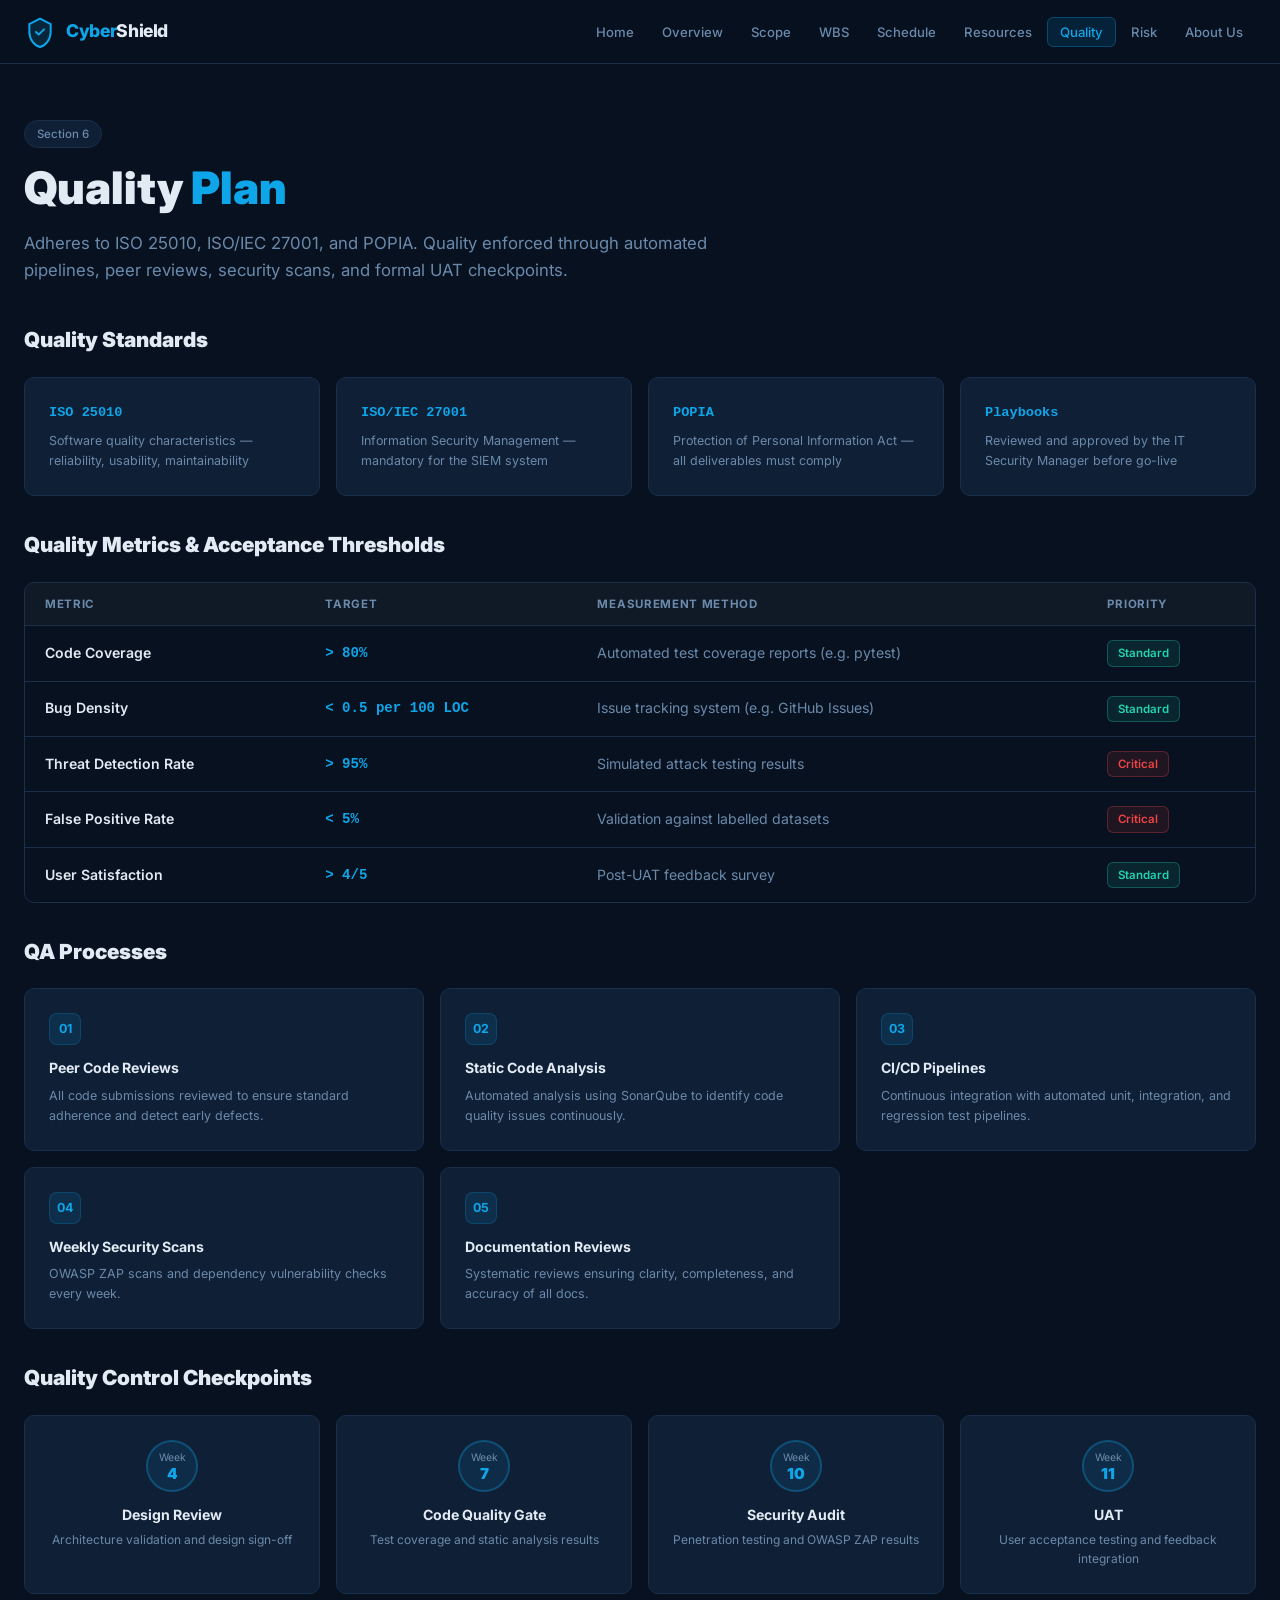
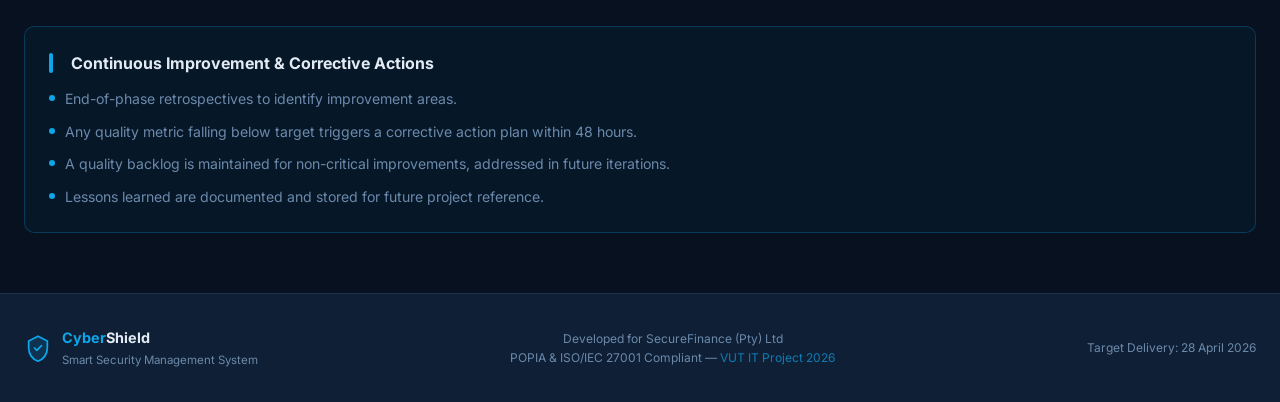
<file: quality.html>
<!DOCTYPE html>
<html lang="en">
<head>
<meta charset="UTF-8"/><meta name="viewport" content="width=device-width,initial-scale=1"/>
<title>Quality — CyberShield</title>
<link rel="stylesheet" href="styles.css"/>
<link href="https://fonts.googleapis.com/css2?family=Inter:wght@300;400;500;600;700;800;900&display=swap" rel="stylesheet"/>
</head>
<body>
<nav><div class="nav-inner"><a href="index.html" class="nav-brand"><svg viewBox="0 0 24 24" fill="none" stroke="currentColor" style="color:var(--primary)"><path d="M12 2L4 6v6c0 5.25 3.5 10.15 8 11.25C16.5 22.15 20 17.25 20 12V6l-8-4z" stroke-width="1.5" fill="currentColor" fill-opacity=".15"/><path d="M9 12l2 2 4-4" stroke-width="1.5" stroke-linecap="round" stroke-linejoin="round"/></svg><span><span class="cyber">Cyber</span>Shield</span></a><ul class="nav-links"><li><a href="index.html">Home</a></li><li><a href="overview.html">Overview</a></li><li><a href="scope.html">Scope</a></li><li><a href="wbs.html">WBS</a></li><li><a href="schedule.html">Schedule</a></li><li><a href="resources.html">Resources</a></li><li><a href="quality.html">Quality</a></li><li><a href="risk.html">Risk</a></li><li><a href="about.html">About Us</a></li></ul><button class="nav-toggle" id="navToggle"><svg fill="none" viewBox="0 0 24 24" stroke="currentColor"><path stroke-linecap="round" stroke-linejoin="round" stroke-width="2" d="M4 6h16M4 12h16M4 18h16"/></svg></button></div><div class="nav-mobile" id="navMobile"><a href="index.html">Home</a><a href="overview.html">Overview</a><a href="scope.html">Scope</a><a href="wbs.html">WBS</a><a href="schedule.html">Schedule</a><a href="resources.html">Resources</a><a href="quality.html">Quality</a><a href="risk.html">Risk</a><a href="about.html">About Us</a></div></nav>
<main>
  <div class="container">
    <div class="page-header fade-up"><div class="page-tag">Section 6</div><h1>Quality <span class="hi">Plan</span></h1><p>Adheres to ISO 25010, ISO/IEC 27001, and POPIA. Quality enforced through automated pipelines, peer reviews, security scans, and formal UAT checkpoints.</p></div>

    <h2 class="section-title fade-up" style="font-size:1.3rem;margin-bottom:20px">Quality Standards</h2>
    <div class="grid-4" style="margin-bottom:32px">
      <div class="card fade-up d1"><p style="font-size:.85rem;font-weight:700;color:var(--primary);font-family:monospace;margin-bottom:8px">ISO 25010</p><p style="font-size:.78rem;color:var(--muted)">Software quality characteristics — reliability, usability, maintainability</p></div>
      <div class="card fade-up d2"><p style="font-size:.85rem;font-weight:700;color:var(--primary);font-family:monospace;margin-bottom:8px">ISO/IEC 27001</p><p style="font-size:.78rem;color:var(--muted)">Information Security Management — mandatory for the SIEM system</p></div>
      <div class="card fade-up d3"><p style="font-size:.85rem;font-weight:700;color:var(--primary);font-family:monospace;margin-bottom:8px">POPIA</p><p style="font-size:.78rem;color:var(--muted)">Protection of Personal Information Act — all deliverables must comply</p></div>
      <div class="card fade-up d4"><p style="font-size:.85rem;font-weight:700;color:var(--primary);font-family:monospace;margin-bottom:8px">Playbooks</p><p style="font-size:.78rem;color:var(--muted)">Reviewed and approved by the IT Security Manager before go-live</p></div>
    </div>

    <h2 class="section-title fade-up" style="font-size:1.3rem;margin-bottom:20px">Quality Metrics &amp; Acceptance Thresholds</h2>
    <div class="table-wrap fade-up d1" style="margin-bottom:32px">
      <table>
        <thead><tr><th>Metric</th><th>Target</th><th>Measurement Method</th><th>Priority</th></tr></thead>
        <tbody>
          <tr><td style="font-weight:600">Code Coverage</td><td class="td-mono">&gt; 80%</td><td class="td-muted">Automated test coverage reports (e.g. pytest)</td><td><span class="badge badge-cyan">Standard</span></td></tr>
          <tr><td style="font-weight:600">Bug Density</td><td class="td-mono">&lt; 0.5 per 100 LOC</td><td class="td-muted">Issue tracking system (e.g. GitHub Issues)</td><td><span class="badge badge-cyan">Standard</span></td></tr>
          <tr><td style="font-weight:600">Threat Detection Rate</td><td class="td-mono">&gt; 95%</td><td class="td-muted">Simulated attack testing results</td><td><span class="badge badge-red">Critical</span></td></tr>
          <tr><td style="font-weight:600">False Positive Rate</td><td class="td-mono">&lt; 5%</td><td class="td-muted">Validation against labelled datasets</td><td><span class="badge badge-red">Critical</span></td></tr>
          <tr><td style="font-weight:600">User Satisfaction</td><td class="td-mono">&gt; 4/5</td><td class="td-muted">Post-UAT feedback survey</td><td><span class="badge badge-cyan">Standard</span></td></tr>
        </tbody>
      </table>
    </div>

    <h2 class="section-title fade-up" style="font-size:1.3rem;margin-bottom:20px">QA Processes</h2>
    <div class="grid-3" style="margin-bottom:32px">
      <div class="card fade-up d1"><div style="width:32px;height:32px;border-radius:8px;background:rgba(14,165,233,.12);border:1px solid rgba(14,165,233,.2);display:flex;align-items:center;justify-content:center;font-size:.78rem;font-weight:700;color:var(--primary);margin-bottom:12px">01</div><h3 style="font-size:.88rem;font-weight:700;margin-bottom:6px">Peer Code Reviews</h3><p style="font-size:.78rem;color:var(--muted)">All code submissions reviewed to ensure standard adherence and detect early defects.</p></div>
      <div class="card fade-up d2"><div style="width:32px;height:32px;border-radius:8px;background:rgba(14,165,233,.12);border:1px solid rgba(14,165,233,.2);display:flex;align-items:center;justify-content:center;font-size:.78rem;font-weight:700;color:var(--primary);margin-bottom:12px">02</div><h3 style="font-size:.88rem;font-weight:700;margin-bottom:6px">Static Code Analysis</h3><p style="font-size:.78rem;color:var(--muted)">Automated analysis using SonarQube to identify code quality issues continuously.</p></div>
      <div class="card fade-up d3"><div style="width:32px;height:32px;border-radius:8px;background:rgba(14,165,233,.12);border:1px solid rgba(14,165,233,.2);display:flex;align-items:center;justify-content:center;font-size:.78rem;font-weight:700;color:var(--primary);margin-bottom:12px">03</div><h3 style="font-size:.88rem;font-weight:700;margin-bottom:6px">CI/CD Pipelines</h3><p style="font-size:.78rem;color:var(--muted)">Continuous integration with automated unit, integration, and regression test pipelines.</p></div>
      <div class="card fade-up d4"><div style="width:32px;height:32px;border-radius:8px;background:rgba(14,165,233,.12);border:1px solid rgba(14,165,233,.2);display:flex;align-items:center;justify-content:center;font-size:.78rem;font-weight:700;color:var(--primary);margin-bottom:12px">04</div><h3 style="font-size:.88rem;font-weight:700;margin-bottom:6px">Weekly Security Scans</h3><p style="font-size:.78rem;color:var(--muted)">OWASP ZAP scans and dependency vulnerability checks every week.</p></div>
      <div class="card fade-up d5"><div style="width:32px;height:32px;border-radius:8px;background:rgba(14,165,233,.12);border:1px solid rgba(14,165,233,.2);display:flex;align-items:center;justify-content:center;font-size:.78rem;font-weight:700;color:var(--primary);margin-bottom:12px">05</div><h3 style="font-size:.88rem;font-weight:700;margin-bottom:6px">Documentation Reviews</h3><p style="font-size:.78rem;color:var(--muted)">Systematic reviews ensuring clarity, completeness, and accuracy of all docs.</p></div>
    </div>

    <h2 class="section-title fade-up" style="font-size:1.3rem;margin-bottom:20px">Quality Control Checkpoints</h2>
    <div class="grid-4" style="margin-bottom:32px">
      <div class="card fade-up d1" style="text-align:center"><div style="width:52px;height:52px;border-radius:50%;background:rgba(14,165,233,.1);border:2px solid rgba(14,165,233,.3);display:flex;flex-direction:column;align-items:center;justify-content:center;margin:0 auto 12px"><span style="font-size:.65rem;color:var(--muted)">Week</span><span style="font-size:.95rem;font-weight:900;color:var(--primary);line-height:1">4</span></div><p style="font-size:.88rem;font-weight:700;margin-bottom:4px">Design Review</p><p style="font-size:.75rem;color:var(--muted)">Architecture validation and design sign-off</p></div>
      <div class="card fade-up d2" style="text-align:center"><div style="width:52px;height:52px;border-radius:50%;background:rgba(14,165,233,.1);border:2px solid rgba(14,165,233,.3);display:flex;flex-direction:column;align-items:center;justify-content:center;margin:0 auto 12px"><span style="font-size:.65rem;color:var(--muted)">Week</span><span style="font-size:.95rem;font-weight:900;color:var(--primary);line-height:1">7</span></div><p style="font-size:.88rem;font-weight:700;margin-bottom:4px">Code Quality Gate</p><p style="font-size:.75rem;color:var(--muted)">Test coverage and static analysis results</p></div>
      <div class="card fade-up d3" style="text-align:center"><div style="width:52px;height:52px;border-radius:50%;background:rgba(14,165,233,.1);border:2px solid rgba(14,165,233,.3);display:flex;flex-direction:column;align-items:center;justify-content:center;margin:0 auto 12px"><span style="font-size:.65rem;color:var(--muted)">Week</span><span style="font-size:.95rem;font-weight:900;color:var(--primary);line-height:1">10</span></div><p style="font-size:.88rem;font-weight:700;margin-bottom:4px">Security Audit</p><p style="font-size:.75rem;color:var(--muted)">Penetration testing and OWASP ZAP results</p></div>
      <div class="card fade-up d4" style="text-align:center"><div style="width:52px;height:52px;border-radius:50%;background:rgba(14,165,233,.1);border:2px solid rgba(14,165,233,.3);display:flex;flex-direction:column;align-items:center;justify-content:center;margin:0 auto 12px"><span style="font-size:.65rem;color:var(--muted)">Week</span><span style="font-size:.95rem;font-weight:900;color:var(--primary);line-height:1">11</span></div><p style="font-size:.88rem;font-weight:700;margin-bottom:4px">UAT</p><p style="font-size:.75rem;color:var(--muted)">User acceptance testing and feedback integration</p></div>
    </div>

    <div class="card fade-up" style="border-color:rgba(14,165,233,.25);background:rgba(14,165,233,.04);margin-bottom:60px">
      <h2 style="font-size:1rem;font-weight:700;margin-bottom:12px;display:flex;align-items:center;gap:8px"><span class="divider"></span>Continuous Improvement &amp; Corrective Actions</h2>
      <ul class="checklist">
        <li><span class="icon-dot"></span>End-of-phase retrospectives to identify improvement areas.</li>
        <li><span class="icon-dot"></span>Any quality metric falling below target triggers a corrective action plan within 48 hours.</li>
        <li><span class="icon-dot"></span>A quality backlog is maintained for non-critical improvements, addressed in future iterations.</li>
        <li><span class="icon-dot"></span>Lessons learned are documented and stored for future project reference.</li>
      </ul>
    </div>
  </div>
</main>
<footer><div class="footer-inner"><div class="footer-brand"><svg width="28" height="28" viewBox="0 0 24 24" fill="none" stroke="var(--primary)"><path d="M12 2L4 6v6c0 5.25 3.5 10.15 8 11.25C16.5 22.15 20 17.25 20 12V6l-8-4z" stroke-width="1.5" fill="var(--primary)" fill-opacity=".15"/><path d="M9 12l2 2 4-4" stroke-width="1.5" stroke-linecap="round" stroke-linejoin="round"/></svg><div><div class="name"><span style="color:var(--primary)">Cyber</span>Shield</div><div class="sub">Smart Security Management System</div></div></div><div class="footer-meta"><div>Developed for SecureFinance (Pty) Ltd</div><div>POPIA &amp; ISO/IEC 27001 Compliant — <span>VUT IT Project 2026</span></div></div><div class="footer-right"><div>Target Delivery: 28 April 2026</div></div></div></footer>
<script src="script.js"></script>
</body></html>
</file>
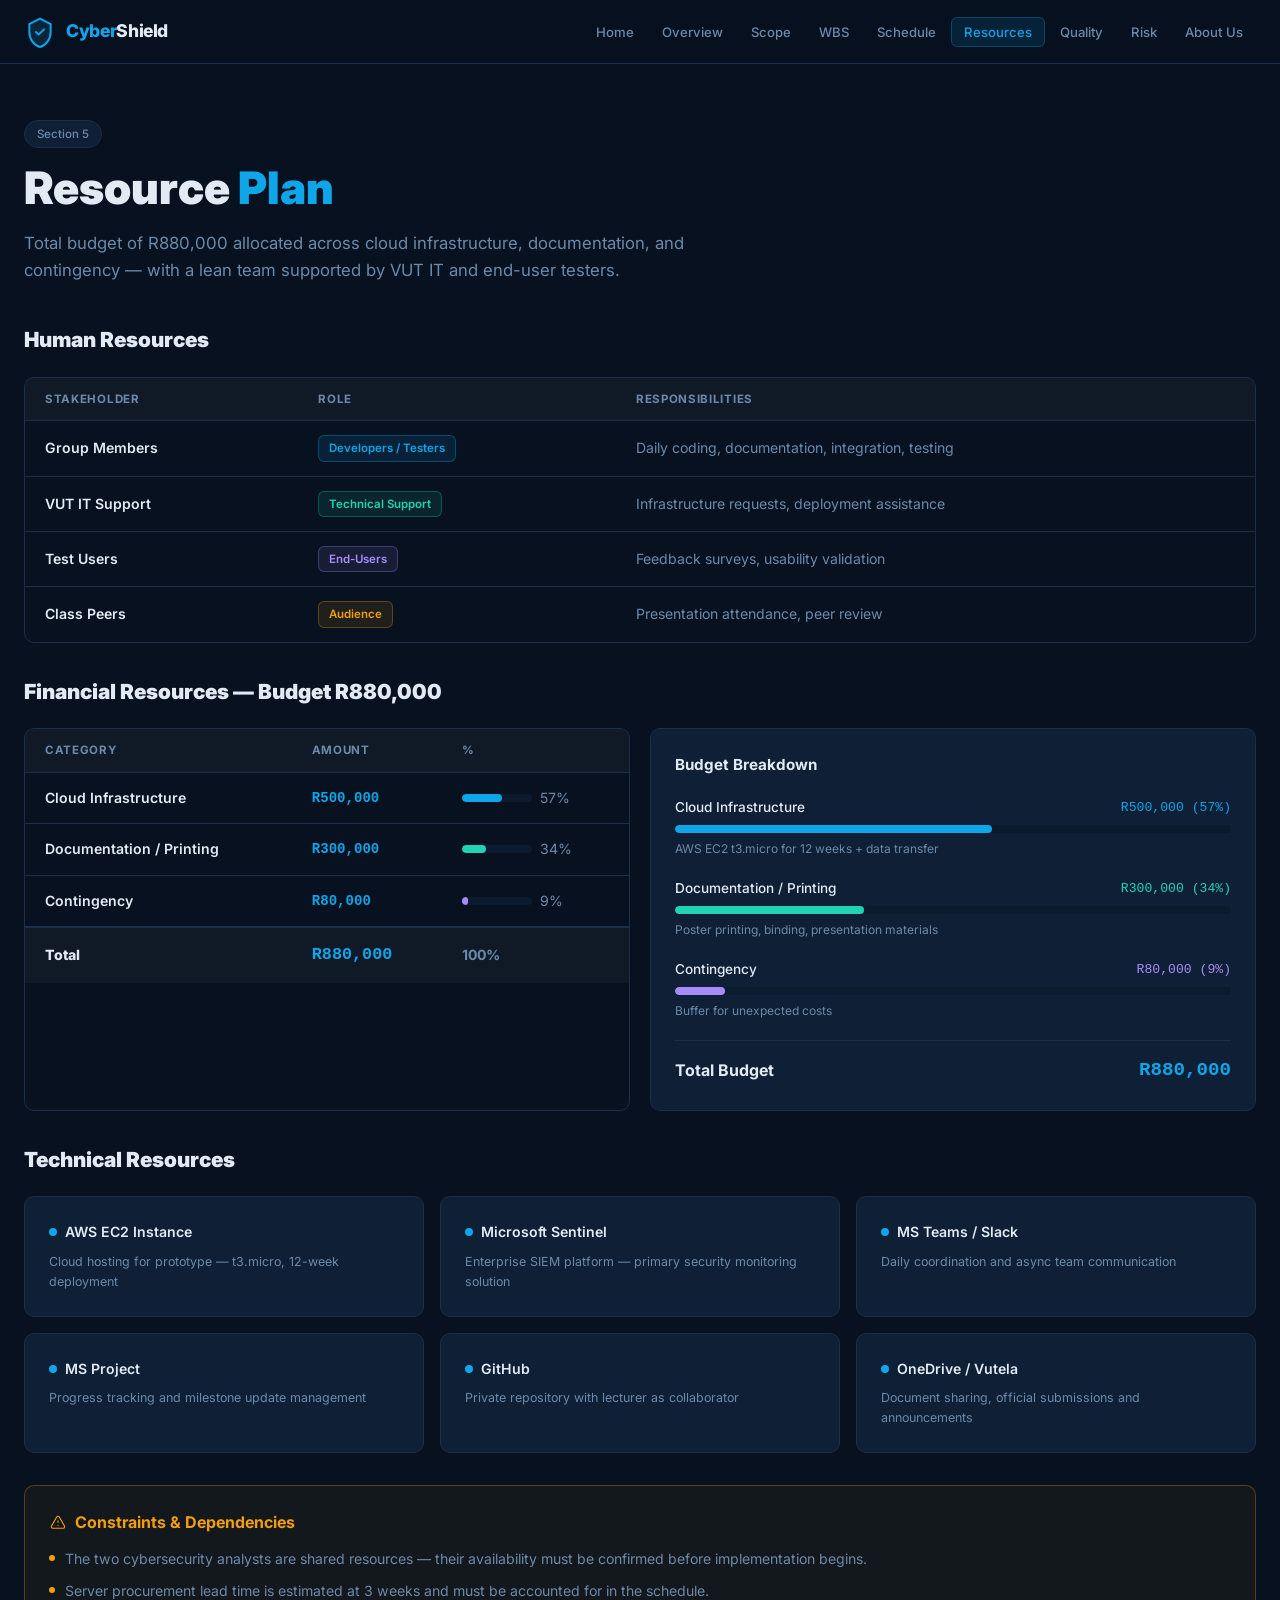
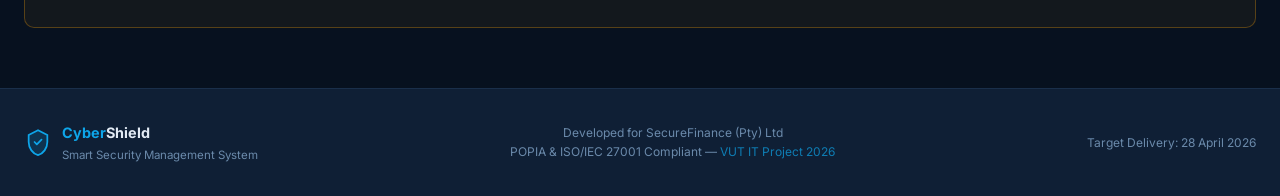
<file: resources.html>
<!DOCTYPE html>
<html lang="en">
<head>
<meta charset="UTF-8"/><meta name="viewport" content="width=device-width,initial-scale=1"/>
<title>Resources — CyberShield</title>
<link rel="stylesheet" href="styles.css"/>
<link href="https://fonts.googleapis.com/css2?family=Inter:wght@300;400;500;600;700;800;900&display=swap" rel="stylesheet"/>
</head>
<body>
<nav><div class="nav-inner"><a href="index.html" class="nav-brand"><svg viewBox="0 0 24 24" fill="none" stroke="currentColor" style="color:var(--primary)"><path d="M12 2L4 6v6c0 5.25 3.5 10.15 8 11.25C16.5 22.15 20 17.25 20 12V6l-8-4z" stroke-width="1.5" fill="currentColor" fill-opacity=".15"/><path d="M9 12l2 2 4-4" stroke-width="1.5" stroke-linecap="round" stroke-linejoin="round"/></svg><span><span class="cyber">Cyber</span>Shield</span></a><ul class="nav-links"><li><a href="index.html">Home</a></li><li><a href="overview.html">Overview</a></li><li><a href="scope.html">Scope</a></li><li><a href="wbs.html">WBS</a></li><li><a href="schedule.html">Schedule</a></li><li><a href="resources.html">Resources</a></li><li><a href="quality.html">Quality</a></li><li><a href="risk.html">Risk</a></li><li><a href="about.html">About Us</a></li></ul><button class="nav-toggle" id="navToggle"><svg fill="none" viewBox="0 0 24 24" stroke="currentColor"><path stroke-linecap="round" stroke-linejoin="round" stroke-width="2" d="M4 6h16M4 12h16M4 18h16"/></svg></button></div><div class="nav-mobile" id="navMobile"><a href="index.html">Home</a><a href="overview.html">Overview</a><a href="scope.html">Scope</a><a href="wbs.html">WBS</a><a href="schedule.html">Schedule</a><a href="resources.html">Resources</a><a href="quality.html">Quality</a><a href="risk.html">Risk</a><a href="about.html">About Us</a></div></nav>
<main>
  <div class="container">
    <div class="page-header fade-up"><div class="page-tag">Section 5</div><h1>Resource <span class="hi">Plan</span></h1><p>Total budget of R880,000 allocated across cloud infrastructure, documentation, and contingency — with a lean team supported by VUT IT and end-user testers.</p></div>

    <h2 class="section-title fade-up" style="font-size:1.3rem;margin-bottom:20px">Human Resources</h2>
    <div class="table-wrap fade-up d1" style="margin-bottom:32px">
      <table>
        <thead><tr><th>Stakeholder</th><th>Role</th><th>Responsibilities</th></tr></thead>
        <tbody>
          <tr><td style="font-weight:600">Group Members</td><td><span class="badge badge-blue">Developers / Testers</span></td><td class="td-muted">Daily coding, documentation, integration, testing</td></tr>
          <tr><td style="font-weight:600">VUT IT Support</td><td><span class="badge badge-cyan">Technical Support</span></td><td class="td-muted">Infrastructure requests, deployment assistance</td></tr>
          <tr><td style="font-weight:600">Test Users</td><td><span class="badge badge-purple">End-Users</span></td><td class="td-muted">Feedback surveys, usability validation</td></tr>
          <tr><td style="font-weight:600">Class Peers</td><td><span class="badge badge-amber">Audience</span></td><td class="td-muted">Presentation attendance, peer review</td></tr>
        </tbody>
      </table>
    </div>

    <h2 class="section-title fade-up" style="font-size:1.3rem;margin-bottom:20px">Financial Resources — Budget R880,000</h2>
    <div class="grid-2" style="margin-bottom:32px">
      <div class="table-wrap fade-up d1">
        <table>
          <thead><tr><th>Category</th><th>Amount</th><th>%</th></tr></thead>
          <tbody>
            <tr>
              <td style="font-weight:600">Cloud Infrastructure</td>
              <td class="td-mono">R500,000</td>
              <td>
                <div style="display:flex;align-items:center;gap:8px">
                  <div class="progress-bar" style="width:70px"><div class="progress-fill fill-blue" style="width:57%"></div></div>
                  <span class="td-muted">57%</span>
                </div>
              </td>
            </tr>
            <tr>
              <td style="font-weight:600">Documentation / Printing</td>
              <td class="td-mono">R300,000</td>
              <td>
                <div style="display:flex;align-items:center;gap:8px">
                  <div class="progress-bar" style="width:70px"><div class="progress-fill fill-cyan" style="width:34%"></div></div>
                  <span class="td-muted">34%</span>
                </div>
              </td>
            </tr>
            <tr>
              <td style="font-weight:600">Contingency</td>
              <td class="td-mono">R80,000</td>
              <td>
                <div style="display:flex;align-items:center;gap:8px">
                  <div class="progress-bar" style="width:70px"><div class="progress-fill fill-purple" style="width:9%"></div></div>
                  <span class="td-muted">9%</span>
                </div>
              </td>
            </tr>
            <tr style="background:rgba(255,255,255,.04);border-top:2px solid var(--border)">
              <td style="font-weight:800">Total</td>
              <td class="td-mono" style="font-size:1.05rem;font-weight:900">R880,000</td>
              <td class="td-muted" style="font-weight:700">100%</td>
            </tr>
          </tbody>
        </table>
      </div>
      <div class="card fade-up d2">
        <h3 style="font-size:.95rem;font-weight:700;margin-bottom:20px">Budget Breakdown</h3>
        <div style="margin-bottom:20px">
          <div style="display:flex;justify-content:space-between;margin-bottom:6px"><span style="font-size:.85rem;font-weight:500">Cloud Infrastructure</span><span style="font-size:.82rem;color:var(--primary);font-family:monospace">R500,000 (57%)</span></div>
          <div class="progress-bar"><div class="progress-fill fill-blue" style="width:57%"></div></div>
          <p style="font-size:.75rem;color:var(--muted);margin-top:4px">AWS EC2 t3.micro for 12 weeks + data transfer</p>
        </div>
        <div style="margin-bottom:20px">
          <div style="display:flex;justify-content:space-between;margin-bottom:6px"><span style="font-size:.85rem;font-weight:500">Documentation / Printing</span><span style="font-size:.82rem;color:var(--accent);font-family:monospace">R300,000 (34%)</span></div>
          <div class="progress-bar"><div class="progress-fill fill-cyan" style="width:34%"></div></div>
          <p style="font-size:.75rem;color:var(--muted);margin-top:4px">Poster printing, binding, presentation materials</p>
        </div>
        <div style="margin-bottom:20px">
          <div style="display:flex;justify-content:space-between;margin-bottom:6px"><span style="font-size:.85rem;font-weight:500">Contingency</span><span style="font-size:.82rem;color:var(--purple);font-family:monospace">R80,000 (9%)</span></div>
          <div class="progress-bar"><div class="progress-fill fill-purple" style="width:9%"></div></div>
          <p style="font-size:.75rem;color:var(--muted);margin-top:4px">Buffer for unexpected costs</p>
        </div>
        <div style="border-top:1px solid var(--border);padding-top:14px;display:flex;justify-content:space-between;align-items:center">
          <span style="font-weight:700">Total Budget</span>
          <span style="font-size:1.2rem;font-weight:900;color:var(--primary);font-family:monospace">R880,000</span>
        </div>
      </div>
    </div>

    <h2 class="section-title fade-up" style="font-size:1.3rem;margin-bottom:20px">Technical Resources</h2>
    <div class="grid-3" style="margin-bottom:32px">
      <div class="card fade-up d1"><div style="display:flex;align-items:center;gap:8px;margin-bottom:8px"><span style="width:8px;height:8px;border-radius:50%;background:var(--primary);display:inline-block;flex-shrink:0"></span><p style="font-size:.88rem;font-weight:600">AWS EC2 Instance</p></div><p style="font-size:.78rem;color:var(--muted)">Cloud hosting for prototype — t3.micro, 12-week deployment</p></div>
      <div class="card fade-up d2"><div style="display:flex;align-items:center;gap:8px;margin-bottom:8px"><span style="width:8px;height:8px;border-radius:50%;background:var(--primary);display:inline-block;flex-shrink:0"></span><p style="font-size:.88rem;font-weight:600">Microsoft Sentinel</p></div><p style="font-size:.78rem;color:var(--muted)">Enterprise SIEM platform — primary security monitoring solution</p></div>
      <div class="card fade-up d3"><div style="display:flex;align-items:center;gap:8px;margin-bottom:8px"><span style="width:8px;height:8px;border-radius:50%;background:var(--primary);display:inline-block;flex-shrink:0"></span><p style="font-size:.88rem;font-weight:600">MS Teams / Slack</p></div><p style="font-size:.78rem;color:var(--muted)">Daily coordination and async team communication</p></div>
      <div class="card fade-up d4"><div style="display:flex;align-items:center;gap:8px;margin-bottom:8px"><span style="width:8px;height:8px;border-radius:50%;background:var(--primary);display:inline-block;flex-shrink:0"></span><p style="font-size:.88rem;font-weight:600">MS Project</p></div><p style="font-size:.78rem;color:var(--muted)">Progress tracking and milestone update management</p></div>
      <div class="card fade-up d5"><div style="display:flex;align-items:center;gap:8px;margin-bottom:8px"><span style="width:8px;height:8px;border-radius:50%;background:var(--primary);display:inline-block;flex-shrink:0"></span><p style="font-size:.88rem;font-weight:600">GitHub</p></div><p style="font-size:.78rem;color:var(--muted)">Private repository with lecturer as collaborator</p></div>
      <div class="card fade-up d6"><div style="display:flex;align-items:center;gap:8px;margin-bottom:8px"><span style="width:8px;height:8px;border-radius:50%;background:var(--primary);display:inline-block;flex-shrink:0"></span><p style="font-size:.88rem;font-weight:600">OneDrive / Vutela</p></div><p style="font-size:.78rem;color:var(--muted)">Document sharing, official submissions and announcements</p></div>
    </div>

    <div class="card fade-up" style="border-color:rgba(245,158,11,.3);background:rgba(245,158,11,.05);margin-bottom:60px">
      <h2 style="font-size:1rem;font-weight:700;margin-bottom:12px;color:var(--amber);display:flex;align-items:center;gap:8px">
        <svg width="18" height="18" fill="none" viewBox="0 0 24 24" stroke="currentColor"><path stroke-linecap="round" stroke-linejoin="round" stroke-width="1.5" d="M12 9v2m0 4h.01m-6.938 4h13.856c1.54 0 2.502-1.667 1.732-3L13.732 4c-.77-1.333-2.694-1.333-3.464 0L3.34 16c-.77 1.333.192 3 1.732 3z"/></svg>
        Constraints &amp; Dependencies
      </h2>
      <ul class="checklist">
        <li><span style="width:6px;height:6px;border-radius:50%;background:var(--amber);display:inline-block;flex-shrink:0;margin-top:7px"></span>The two cybersecurity analysts are shared resources — their availability must be confirmed before implementation begins.</li>
        <li><span style="width:6px;height:6px;border-radius:50%;background:var(--amber);display:inline-block;flex-shrink:0;margin-top:7px"></span>Server procurement lead time is estimated at 3 weeks and must be accounted for in the schedule.</li>
      </ul>
    </div>
  </div>
</main>
<footer><div class="footer-inner"><div class="footer-brand"><svg width="28" height="28" viewBox="0 0 24 24" fill="none" stroke="var(--primary)"><path d="M12 2L4 6v6c0 5.25 3.5 10.15 8 11.25C16.5 22.15 20 17.25 20 12V6l-8-4z" stroke-width="1.5" fill="var(--primary)" fill-opacity=".15"/><path d="M9 12l2 2 4-4" stroke-width="1.5" stroke-linecap="round" stroke-linejoin="round"/></svg><div><div class="name"><span style="color:var(--primary)">Cyber</span>Shield</div><div class="sub">Smart Security Management System</div></div></div><div class="footer-meta"><div>Developed for SecureFinance (Pty) Ltd</div><div>POPIA &amp; ISO/IEC 27001 Compliant — <span>VUT IT Project 2026</span></div></div><div class="footer-right"><div>Target Delivery: 28 April 2026</div></div></div></footer>
<script src="script.js"></script>
</body></html>
</file>
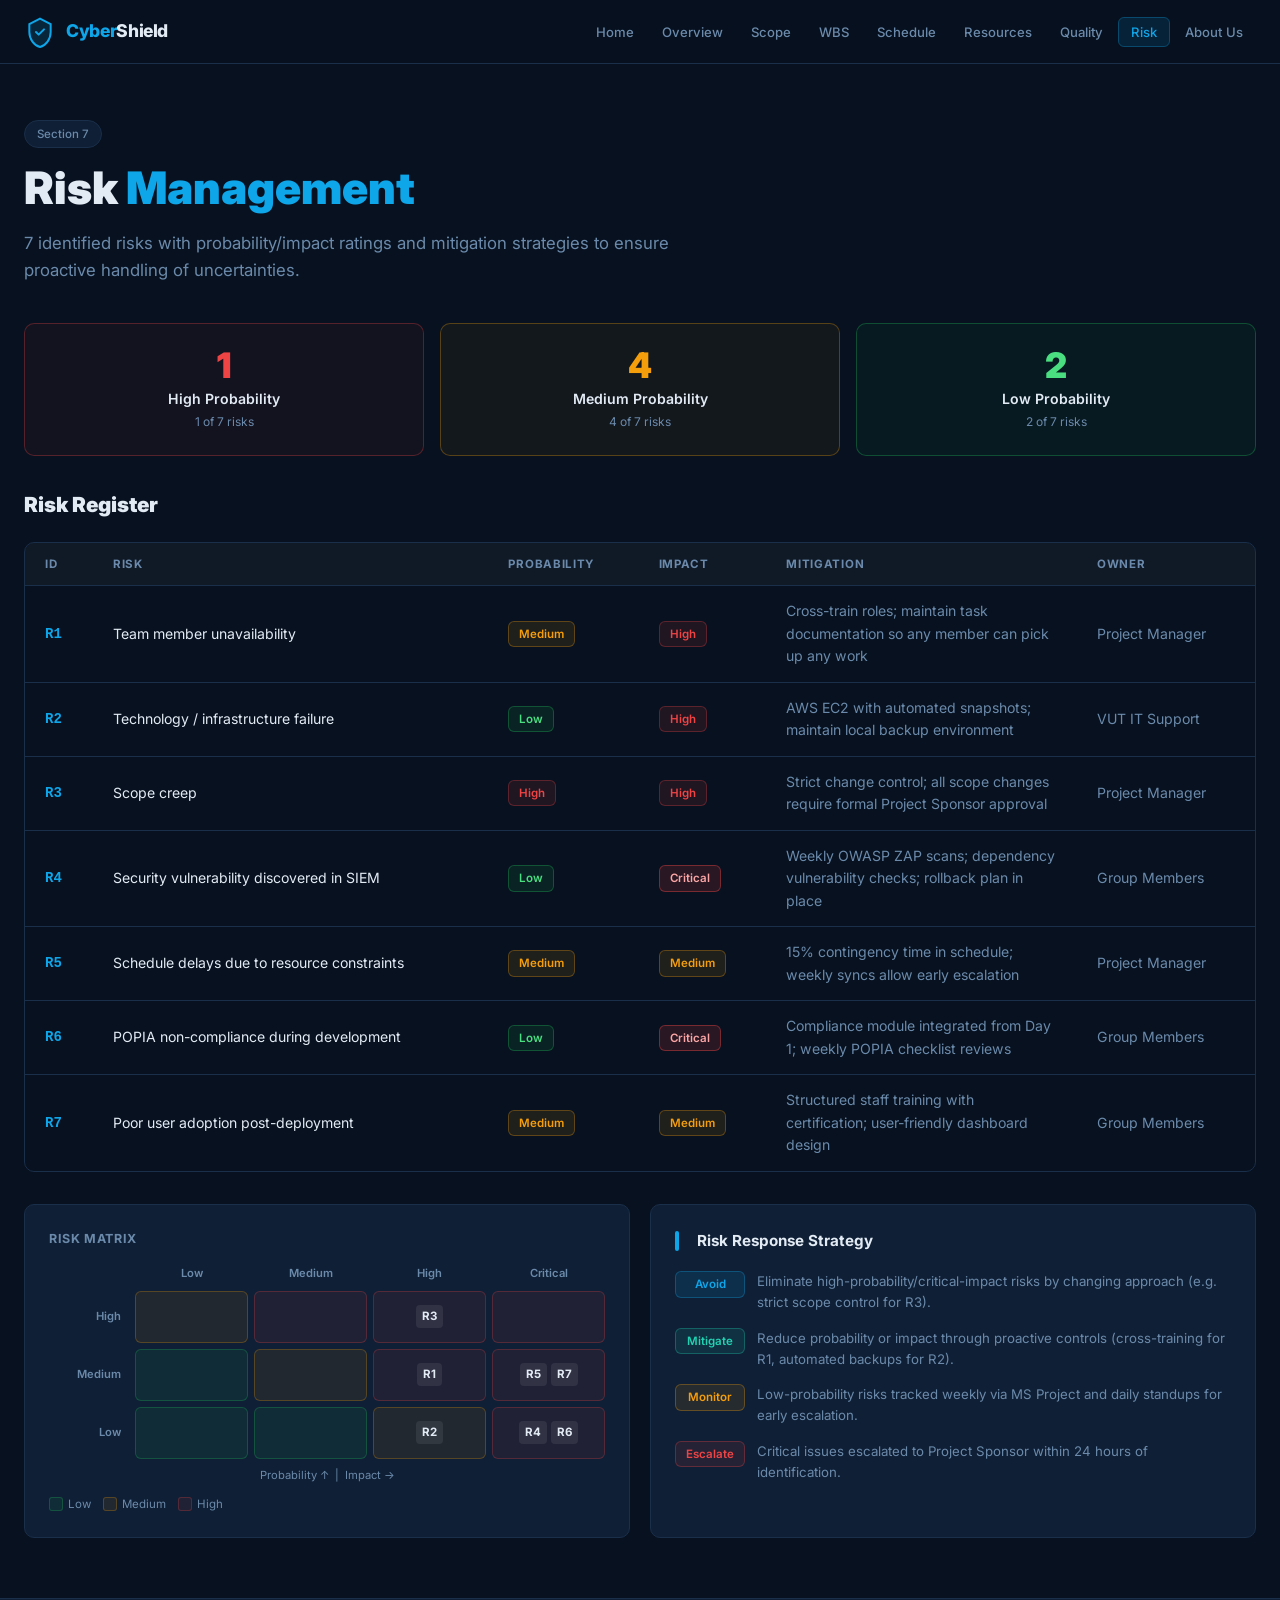
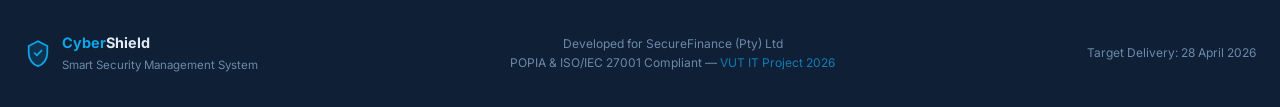
<file: risk.html>
<!DOCTYPE html>
<html lang="en">
<head>
<meta charset="UTF-8"/><meta name="viewport" content="width=device-width,initial-scale=1"/>
<title>Risk — CyberShield</title>
<link rel="stylesheet" href="styles.css"/>
<link href="https://fonts.googleapis.com/css2?family=Inter:wght@300;400;500;600;700;800;900&display=swap" rel="stylesheet"/>
</head>
<body>
<nav><div class="nav-inner"><a href="index.html" class="nav-brand"><svg viewBox="0 0 24 24" fill="none" stroke="currentColor" style="color:var(--primary)"><path d="M12 2L4 6v6c0 5.25 3.5 10.15 8 11.25C16.5 22.15 20 17.25 20 12V6l-8-4z" stroke-width="1.5" fill="currentColor" fill-opacity=".15"/><path d="M9 12l2 2 4-4" stroke-width="1.5" stroke-linecap="round" stroke-linejoin="round"/></svg><span><span class="cyber">Cyber</span>Shield</span></a><ul class="nav-links"><li><a href="index.html">Home</a></li><li><a href="overview.html">Overview</a></li><li><a href="scope.html">Scope</a></li><li><a href="wbs.html">WBS</a></li><li><a href="schedule.html">Schedule</a></li><li><a href="resources.html">Resources</a></li><li><a href="quality.html">Quality</a></li><li><a href="risk.html">Risk</a></li><li><a href="about.html">About Us</a></li></ul><button class="nav-toggle" id="navToggle"><svg fill="none" viewBox="0 0 24 24" stroke="currentColor"><path stroke-linecap="round" stroke-linejoin="round" stroke-width="2" d="M4 6h16M4 12h16M4 18h16"/></svg></button></div><div class="nav-mobile" id="navMobile"><a href="index.html">Home</a><a href="overview.html">Overview</a><a href="scope.html">Scope</a><a href="wbs.html">WBS</a><a href="schedule.html">Schedule</a><a href="resources.html">Resources</a><a href="quality.html">Quality</a><a href="risk.html">Risk</a><a href="about.html">About Us</a></div></nav>
<main>
  <div class="container">
    <div class="page-header fade-up"><div class="page-tag">Section 7</div><h1>Risk <span class="hi">Management</span></h1><p>7 identified risks with probability/impact ratings and mitigation strategies to ensure proactive handling of uncertainties.</p></div>

    <div class="grid-3" style="margin-bottom:32px">
      <div class="card fade-up d1" style="border-color:rgba(239,68,68,.3);background:rgba(239,68,68,.05);text-align:center"><div class="stat-value" style="color:var(--danger)">1</div><div class="stat-label">High Probability</div><div class="stat-sub">1 of 7 risks</div></div>
      <div class="card fade-up d2" style="border-color:rgba(245,158,11,.3);background:rgba(245,158,11,.05);text-align:center"><div class="stat-value" style="color:var(--amber)">4</div><div class="stat-label">Medium Probability</div><div class="stat-sub">4 of 7 risks</div></div>
      <div class="card fade-up d3" style="border-color:rgba(34,197,94,.3);background:rgba(34,197,94,.05);text-align:center"><div class="stat-value" style="color:#4ade80">2</div><div class="stat-label">Low Probability</div><div class="stat-sub">2 of 7 risks</div></div>
    </div>

    <h2 class="section-title fade-up" style="font-size:1.3rem;margin-bottom:20px">Risk Register</h2>
    <div class="table-wrap fade-up d1" style="margin-bottom:32px;overflow-x:auto">
      <table>
        <thead><tr><th>ID</th><th>Risk</th><th>Probability</th><th>Impact</th><th>Mitigation</th><th>Owner</th></tr></thead>
        <tbody>
          <tr><td class="td-mono">R1</td><td>Team member unavailability</td><td><span class="badge badge-amber">Medium</span></td><td><span class="badge badge-red">High</span></td><td class="td-muted" style="max-width:260px">Cross-train roles; maintain task documentation so any member can pick up any work</td><td class="td-muted">Project Manager</td></tr>
          <tr><td class="td-mono">R2</td><td>Technology / infrastructure failure</td><td><span class="badge badge-green">Low</span></td><td><span class="badge badge-red">High</span></td><td class="td-muted" style="max-width:260px">AWS EC2 with automated snapshots; maintain local backup environment</td><td class="td-muted">VUT IT Support</td></tr>
          <tr><td class="td-mono">R3</td><td>Scope creep</td><td><span class="badge badge-red">High</span></td><td><span class="badge badge-red">High</span></td><td class="td-muted" style="max-width:260px">Strict change control; all scope changes require formal Project Sponsor approval</td><td class="td-muted">Project Manager</td></tr>
          <tr><td class="td-mono">R4</td><td>Security vulnerability discovered in SIEM</td><td><span class="badge badge-green">Low</span></td><td><span class="badge" style="background:rgba(239,68,68,.15);color:#fca5a5;border:1px solid rgba(239,68,68,.4)">Critical</span></td><td class="td-muted" style="max-width:260px">Weekly OWASP ZAP scans; dependency vulnerability checks; rollback plan in place</td><td class="td-muted">Group Members</td></tr>
          <tr><td class="td-mono">R5</td><td>Schedule delays due to resource constraints</td><td><span class="badge badge-amber">Medium</span></td><td><span class="badge badge-amber">Medium</span></td><td class="td-muted" style="max-width:260px">15% contingency time in schedule; weekly syncs allow early escalation</td><td class="td-muted">Project Manager</td></tr>
          <tr><td class="td-mono">R6</td><td>POPIA non-compliance during development</td><td><span class="badge badge-green">Low</span></td><td><span class="badge" style="background:rgba(239,68,68,.15);color:#fca5a5;border:1px solid rgba(239,68,68,.4)">Critical</span></td><td class="td-muted" style="max-width:260px">Compliance module integrated from Day 1; weekly POPIA checklist reviews</td><td class="td-muted">Group Members</td></tr>
          <tr><td class="td-mono">R7</td><td>Poor user adoption post-deployment</td><td><span class="badge badge-amber">Medium</span></td><td><span class="badge badge-amber">Medium</span></td><td class="td-muted" style="max-width:260px">Structured staff training with certification; user-friendly dashboard design</td><td class="td-muted">Group Members</td></tr>
        </tbody>
      </table>
    </div>

    <div class="grid-2" style="margin-bottom:60px">
      <div class="card fade-up d1">
        <h3 style="font-size:.95rem;font-weight:700;margin-bottom:16px;color:var(--muted);text-transform:uppercase;letter-spacing:.05em;font-size:.78rem">Risk Matrix</h3>
        <div style="display:grid;grid-template-columns:80px 1fr 1fr 1fr 1fr;gap:6px;margin-bottom:8px">
          <div></div>
          <div style="text-align:center;font-size:.7rem;color:var(--muted);font-weight:600">Low</div>
          <div style="text-align:center;font-size:.7rem;color:var(--muted);font-weight:600">Medium</div>
          <div style="text-align:center;font-size:.7rem;color:var(--muted);font-weight:600">High</div>
          <div style="text-align:center;font-size:.7rem;color:var(--muted);font-weight:600">Critical</div>
        </div>
        <div style="display:grid;grid-template-columns:80px 1fr 1fr 1fr 1fr;gap:6px;margin-bottom:6px;align-items:center">
          <div style="text-align:right;font-size:.7rem;color:var(--muted);font-weight:600;padding-right:8px">High</div>
          <div class="matrix-cell med"></div>
          <div class="matrix-cell high"></div>
          <div class="matrix-cell high"><span class="matrix-rid">R3</span></div>
          <div class="matrix-cell high"></div>
        </div>
        <div style="display:grid;grid-template-columns:80px 1fr 1fr 1fr 1fr;gap:6px;margin-bottom:6px;align-items:center">
          <div style="text-align:right;font-size:.7rem;color:var(--muted);font-weight:600;padding-right:8px">Medium</div>
          <div class="matrix-cell low"></div>
          <div class="matrix-cell med"></div>
          <div class="matrix-cell high"><span class="matrix-rid">R1</span></div>
          <div class="matrix-cell high"><span class="matrix-rid">R5</span><span class="matrix-rid">R7</span></div>
        </div>
        <div style="display:grid;grid-template-columns:80px 1fr 1fr 1fr 1fr;gap:6px;align-items:center">
          <div style="text-align:right;font-size:.7rem;color:var(--muted);font-weight:600;padding-right:8px">Low</div>
          <div class="matrix-cell low"></div>
          <div class="matrix-cell low"></div>
          <div class="matrix-cell med"><span class="matrix-rid">R2</span></div>
          <div class="matrix-cell high"><span class="matrix-rid">R4</span><span class="matrix-rid">R6</span></div>
        </div>
        <p style="font-size:.7rem;color:var(--muted);margin-top:8px;text-align:center">Probability ↑ &nbsp;|&nbsp; Impact →</p>
        <div style="display:flex;gap:12px;margin-top:10px;flex-wrap:wrap">
          <div style="display:flex;align-items:center;gap:5px"><div style="width:14px;height:14px;border-radius:3px;background:rgba(34,197,94,.08);border:1px solid rgba(34,197,94,.25)"></div><span style="font-size:.72rem;color:var(--muted)">Low</span></div>
          <div style="display:flex;align-items:center;gap:5px"><div style="width:14px;height:14px;border-radius:3px;background:rgba(245,158,11,.08);border:1px solid rgba(245,158,11,.25)"></div><span style="font-size:.72rem;color:var(--muted)">Medium</span></div>
          <div style="display:flex;align-items:center;gap:5px"><div style="width:14px;height:14px;border-radius:3px;background:rgba(239,68,68,.08);border:1px solid rgba(239,68,68,.25)"></div><span style="font-size:.72rem;color:var(--muted)">High</span></div>
        </div>
      </div>
      <div class="card fade-up d2">
        <h3 style="font-size:.95rem;font-weight:700;margin-bottom:18px;display:flex;align-items:center;gap:8px"><span class="divider"></span>Risk Response Strategy</h3>
        <div style="display:flex;flex-direction:column;gap:14px">
          <div style="display:flex;align-items:flex-start;gap:12px"><span class="badge badge-blue" style="min-width:70px;justify-content:center;flex-shrink:0">Avoid</span><p style="font-size:.83rem;color:var(--muted)">Eliminate high-probability/critical-impact risks by changing approach (e.g. strict scope control for R3).</p></div>
          <div style="display:flex;align-items:flex-start;gap:12px"><span class="badge badge-cyan" style="min-width:70px;justify-content:center;flex-shrink:0">Mitigate</span><p style="font-size:.83rem;color:var(--muted)">Reduce probability or impact through proactive controls (cross-training for R1, automated backups for R2).</p></div>
          <div style="display:flex;align-items:flex-start;gap:12px"><span class="badge badge-amber" style="min-width:70px;justify-content:center;flex-shrink:0">Monitor</span><p style="font-size:.83rem;color:var(--muted)">Low-probability risks tracked weekly via MS Project and daily standups for early escalation.</p></div>
          <div style="display:flex;align-items:flex-start;gap:12px"><span class="badge badge-red" style="min-width:70px;justify-content:center;flex-shrink:0">Escalate</span><p style="font-size:.83rem;color:var(--muted)">Critical issues escalated to Project Sponsor within 24 hours of identification.</p></div>
        </div>
      </div>
    </div>
  </div>
</main>
<footer><div class="footer-inner"><div class="footer-brand"><svg width="28" height="28" viewBox="0 0 24 24" fill="none" stroke="var(--primary)"><path d="M12 2L4 6v6c0 5.25 3.5 10.15 8 11.25C16.5 22.15 20 17.25 20 12V6l-8-4z" stroke-width="1.5" fill="var(--primary)" fill-opacity=".15"/><path d="M9 12l2 2 4-4" stroke-width="1.5" stroke-linecap="round" stroke-linejoin="round"/></svg><div><div class="name"><span style="color:var(--primary)">Cyber</span>Shield</div><div class="sub">Smart Security Management System</div></div></div><div class="footer-meta"><div>Developed for SecureFinance (Pty) Ltd</div><div>POPIA &amp; ISO/IEC 27001 Compliant — <span>VUT IT Project 2026</span></div></div><div class="footer-right"><div>Target Delivery: 28 April 2026</div></div></div></footer>
<script src="script.js"></script>
</body></html>
</file>
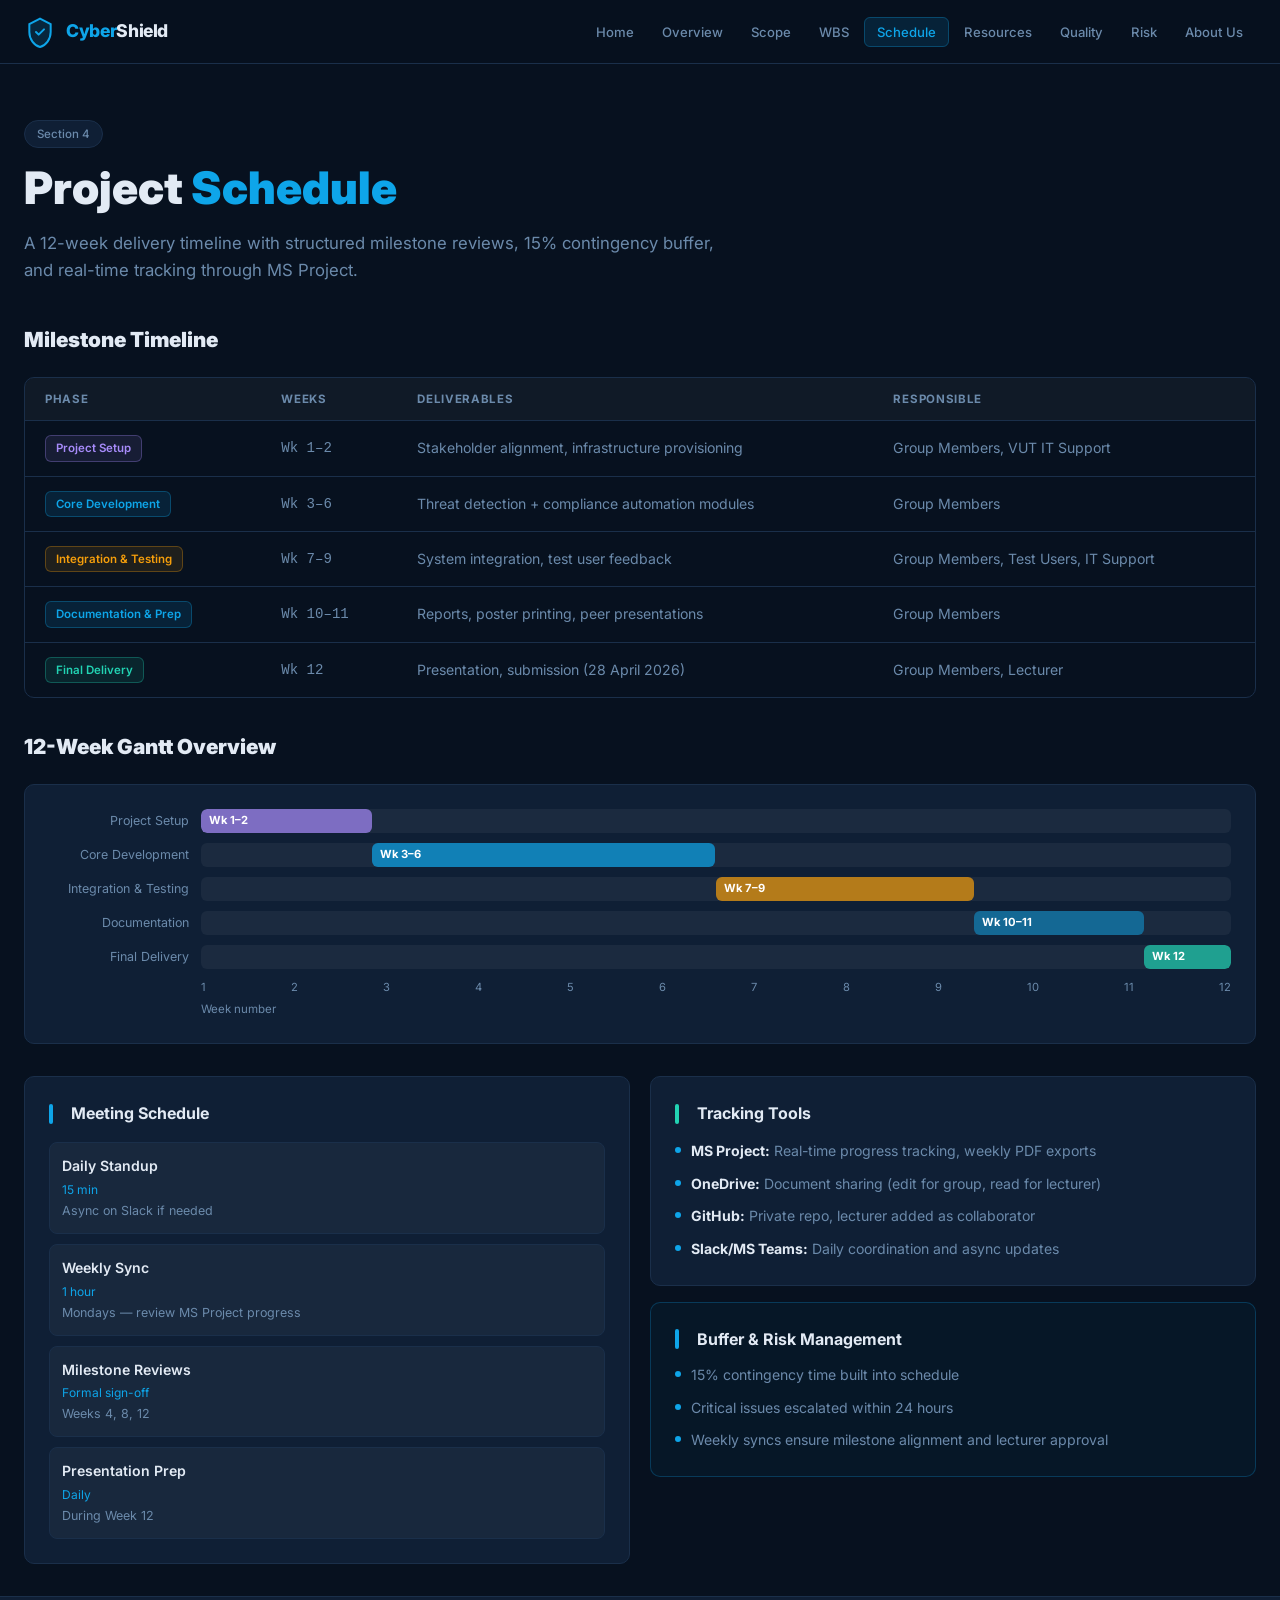
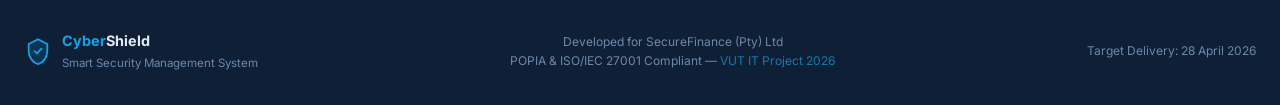
<file: schedule.html>
<!DOCTYPE html>
<html lang="en">
<head>
<meta charset="UTF-8"/><meta name="viewport" content="width=device-width,initial-scale=1"/>
<title>Schedule — CyberShield</title>
<link rel="stylesheet" href="styles.css"/>
<link href="https://fonts.googleapis.com/css2?family=Inter:wght@300;400;500;600;700;800;900&display=swap" rel="stylesheet"/>
</head>
<body>
<nav><div class="nav-inner"><a href="index.html" class="nav-brand"><svg viewBox="0 0 24 24" fill="none" stroke="currentColor" style="color:var(--primary)"><path d="M12 2L4 6v6c0 5.25 3.5 10.15 8 11.25C16.5 22.15 20 17.25 20 12V6l-8-4z" stroke-width="1.5" fill="currentColor" fill-opacity=".15"/><path d="M9 12l2 2 4-4" stroke-width="1.5" stroke-linecap="round" stroke-linejoin="round"/></svg><span><span class="cyber">Cyber</span>Shield</span></a><ul class="nav-links"><li><a href="index.html">Home</a></li><li><a href="overview.html">Overview</a></li><li><a href="scope.html">Scope</a></li><li><a href="wbs.html">WBS</a></li><li><a href="schedule.html">Schedule</a></li><li><a href="resources.html">Resources</a></li><li><a href="quality.html">Quality</a></li><li><a href="risk.html">Risk</a></li><li><a href="about.html">About Us</a></li></ul><button class="nav-toggle" id="navToggle"><svg fill="none" viewBox="0 0 24 24" stroke="currentColor"><path stroke-linecap="round" stroke-linejoin="round" stroke-width="2" d="M4 6h16M4 12h16M4 18h16"/></svg></button></div><div class="nav-mobile" id="navMobile"><a href="index.html">Home</a><a href="overview.html">Overview</a><a href="scope.html">Scope</a><a href="wbs.html">WBS</a><a href="schedule.html">Schedule</a><a href="resources.html">Resources</a><a href="quality.html">Quality</a><a href="risk.html">Risk</a><a href="about.html">About Us</a></div></nav>
<main>
  <div class="container">
    <div class="page-header fade-up"><div class="page-tag">Section 4</div><h1>Project <span class="hi">Schedule</span></h1><p>A 12-week delivery timeline with structured milestone reviews, 15% contingency buffer, and real-time tracking through MS Project.</p></div>

    <h2 class="section-title fade-up" style="font-size:1.3rem;margin-bottom:20px">Milestone Timeline</h2>
    <div class="table-wrap fade-up d1" style="margin-bottom:32px">
      <table>
        <thead><tr><th>Phase</th><th>Weeks</th><th>Deliverables</th><th>Responsible</th></tr></thead>
        <tbody>
          <tr><td><span class="badge badge-purple">Project Setup</span></td><td class="td-mono-muted">Wk 1–2</td><td class="td-muted">Stakeholder alignment, infrastructure provisioning</td><td class="td-muted">Group Members, VUT IT Support</td></tr>
          <tr><td><span class="badge badge-blue">Core Development</span></td><td class="td-mono-muted">Wk 3–6</td><td class="td-muted">Threat detection + compliance automation modules</td><td class="td-muted">Group Members</td></tr>
          <tr><td><span class="badge badge-amber">Integration &amp; Testing</span></td><td class="td-mono-muted">Wk 7–9</td><td class="td-muted">System integration, test user feedback</td><td class="td-muted">Group Members, Test Users, IT Support</td></tr>
          <tr><td><span class="badge" style="background:rgba(14,165,233,.12);color:var(--primary);border:1px solid rgba(14,165,233,.3)">Documentation &amp; Prep</span></td><td class="td-mono-muted">Wk 10–11</td><td class="td-muted">Reports, poster printing, peer presentations</td><td class="td-muted">Group Members</td></tr>
          <tr><td><span class="badge badge-cyan">Final Delivery</span></td><td class="td-mono-muted">Wk 12</td><td class="td-muted">Presentation, submission (28 April 2026)</td><td class="td-muted">Group Members, Lecturer</td></tr>
        </tbody>
      </table>
    </div>

    <h2 class="section-title fade-up" style="font-size:1.3rem;margin-bottom:20px">12-Week Gantt Overview</h2>
    <div class="card fade-up d1" style="margin-bottom:32px">
      <div class="gantt-row"><div class="gantt-label">Project Setup</div><div class="gantt-track"><div class="gantt-bar" style="left:0%;width:16.6%;background:rgba(167,139,250,.7)"><span>Wk 1–2</span></div></div></div>
      <div class="gantt-row"><div class="gantt-label">Core Development</div><div class="gantt-track"><div class="gantt-bar" style="left:16.6%;width:33.3%;background:rgba(14,165,233,.7)"><span>Wk 3–6</span></div></div></div>
      <div class="gantt-row"><div class="gantt-label">Integration &amp; Testing</div><div class="gantt-track"><div class="gantt-bar" style="left:50%;width:25%;background:rgba(245,158,11,.7)"><span>Wk 7–9</span></div></div></div>
      <div class="gantt-row"><div class="gantt-label">Documentation</div><div class="gantt-track"><div class="gantt-bar" style="left:75%;width:16.6%;background:rgba(14,165,233,.5)"><span>Wk 10–11</span></div></div></div>
      <div class="gantt-row"><div class="gantt-label">Final Delivery</div><div class="gantt-track"><div class="gantt-bar" style="left:91.6%;width:8.4%;background:rgba(34,211,179,.7)"><span>Wk 12</span></div></div></div>
      <div class="gantt-weeks"><span>1</span><span>2</span><span>3</span><span>4</span><span>5</span><span>6</span><span>7</span><span>8</span><span>9</span><span>10</span><span>11</span><span>12</span></div>
      <p style="font-size:.72rem;color:var(--muted);margin-left:152px;margin-top:4px">Week number</p>
    </div>

    <div class="grid-2" style="margin-bottom:32px">
      <div class="card fade-up d1">
        <h2 style="font-size:1rem;font-weight:700;margin-bottom:16px;display:flex;align-items:center;gap:8px"><span class="divider"></span>Meeting Schedule</h2>
        <div style="display:flex;flex-direction:column;gap:10px">
          <div style="background:rgba(255,255,255,.04);border:1px solid var(--border);border-radius:8px;padding:12px">
            <p style="font-size:.88rem;font-weight:600;color:var(--text)">Daily Standup</p>
            <p style="font-size:.75rem;color:var(--primary);margin:2px 0">15 min</p>
            <p style="font-size:.78rem;color:var(--muted)">Async on Slack if needed</p>
          </div>
          <div style="background:rgba(255,255,255,.04);border:1px solid var(--border);border-radius:8px;padding:12px">
            <p style="font-size:.88rem;font-weight:600;color:var(--text)">Weekly Sync</p>
            <p style="font-size:.75rem;color:var(--primary);margin:2px 0">1 hour</p>
            <p style="font-size:.78rem;color:var(--muted)">Mondays — review MS Project progress</p>
          </div>
          <div style="background:rgba(255,255,255,.04);border:1px solid var(--border);border-radius:8px;padding:12px">
            <p style="font-size:.88rem;font-weight:600;color:var(--text)">Milestone Reviews</p>
            <p style="font-size:.75rem;color:var(--primary);margin:2px 0">Formal sign-off</p>
            <p style="font-size:.78rem;color:var(--muted)">Weeks 4, 8, 12</p>
          </div>
          <div style="background:rgba(255,255,255,.04);border:1px solid var(--border);border-radius:8px;padding:12px">
            <p style="font-size:.88rem;font-weight:600;color:var(--text)">Presentation Prep</p>
            <p style="font-size:.75rem;color:var(--primary);margin:2px 0">Daily</p>
            <p style="font-size:.78rem;color:var(--muted)">During Week 12</p>
          </div>
        </div>
      </div>
      <div style="display:flex;flex-direction:column;gap:16px">
        <div class="card fade-up d2">
          <h2 style="font-size:1rem;font-weight:700;margin-bottom:14px;display:flex;align-items:center;gap:8px"><span class="divider divider-cyan"></span>Tracking Tools</h2>
          <ul class="checklist">
            <li><span class="icon-dot"></span><span><strong style="color:var(--text)">MS Project:</strong> Real-time progress tracking, weekly PDF exports</span></li>
            <li><span class="icon-dot"></span><span><strong style="color:var(--text)">OneDrive:</strong> Document sharing (edit for group, read for lecturer)</span></li>
            <li><span class="icon-dot"></span><span><strong style="color:var(--text)">GitHub:</strong> Private repo, lecturer added as collaborator</span></li>
            <li><span class="icon-dot"></span><span><strong style="color:var(--text)">Slack/MS Teams:</strong> Daily coordination and async updates</span></li>
          </ul>
        </div>
        <div class="card fade-up d3" style="border-color:rgba(14,165,233,.25);background:rgba(14,165,233,.04)">
          <h2 style="font-size:1rem;font-weight:700;margin-bottom:12px;display:flex;align-items:center;gap:8px"><span class="divider"></span>Buffer &amp; Risk Management</h2>
          <ul class="checklist">
            <li><span class="icon-dot"></span>15% contingency time built into schedule</li>
            <li><span class="icon-dot"></span>Critical issues escalated within 24 hours</li>
            <li><span class="icon-dot"></span>Weekly syncs ensure milestone alignment and lecturer approval</li>
          </ul>
        </div>
      </div>
    </div>
  </div>
</main>
<footer><div class="footer-inner"><div class="footer-brand"><svg width="28" height="28" viewBox="0 0 24 24" fill="none" stroke="var(--primary)"><path d="M12 2L4 6v6c0 5.25 3.5 10.15 8 11.25C16.5 22.15 20 17.25 20 12V6l-8-4z" stroke-width="1.5" fill="var(--primary)" fill-opacity=".15"/><path d="M9 12l2 2 4-4" stroke-width="1.5" stroke-linecap="round" stroke-linejoin="round"/></svg><div><div class="name"><span style="color:var(--primary)">Cyber</span>Shield</div><div class="sub">Smart Security Management System</div></div></div><div class="footer-meta"><div>Developed for SecureFinance (Pty) Ltd</div><div>POPIA &amp; ISO/IEC 27001 Compliant — <span>VUT IT Project 2026</span></div></div><div class="footer-right"><div>Target Delivery: 28 April 2026</div></div></div></footer>
<script src="script.js"></script>
</body></html>
</file>
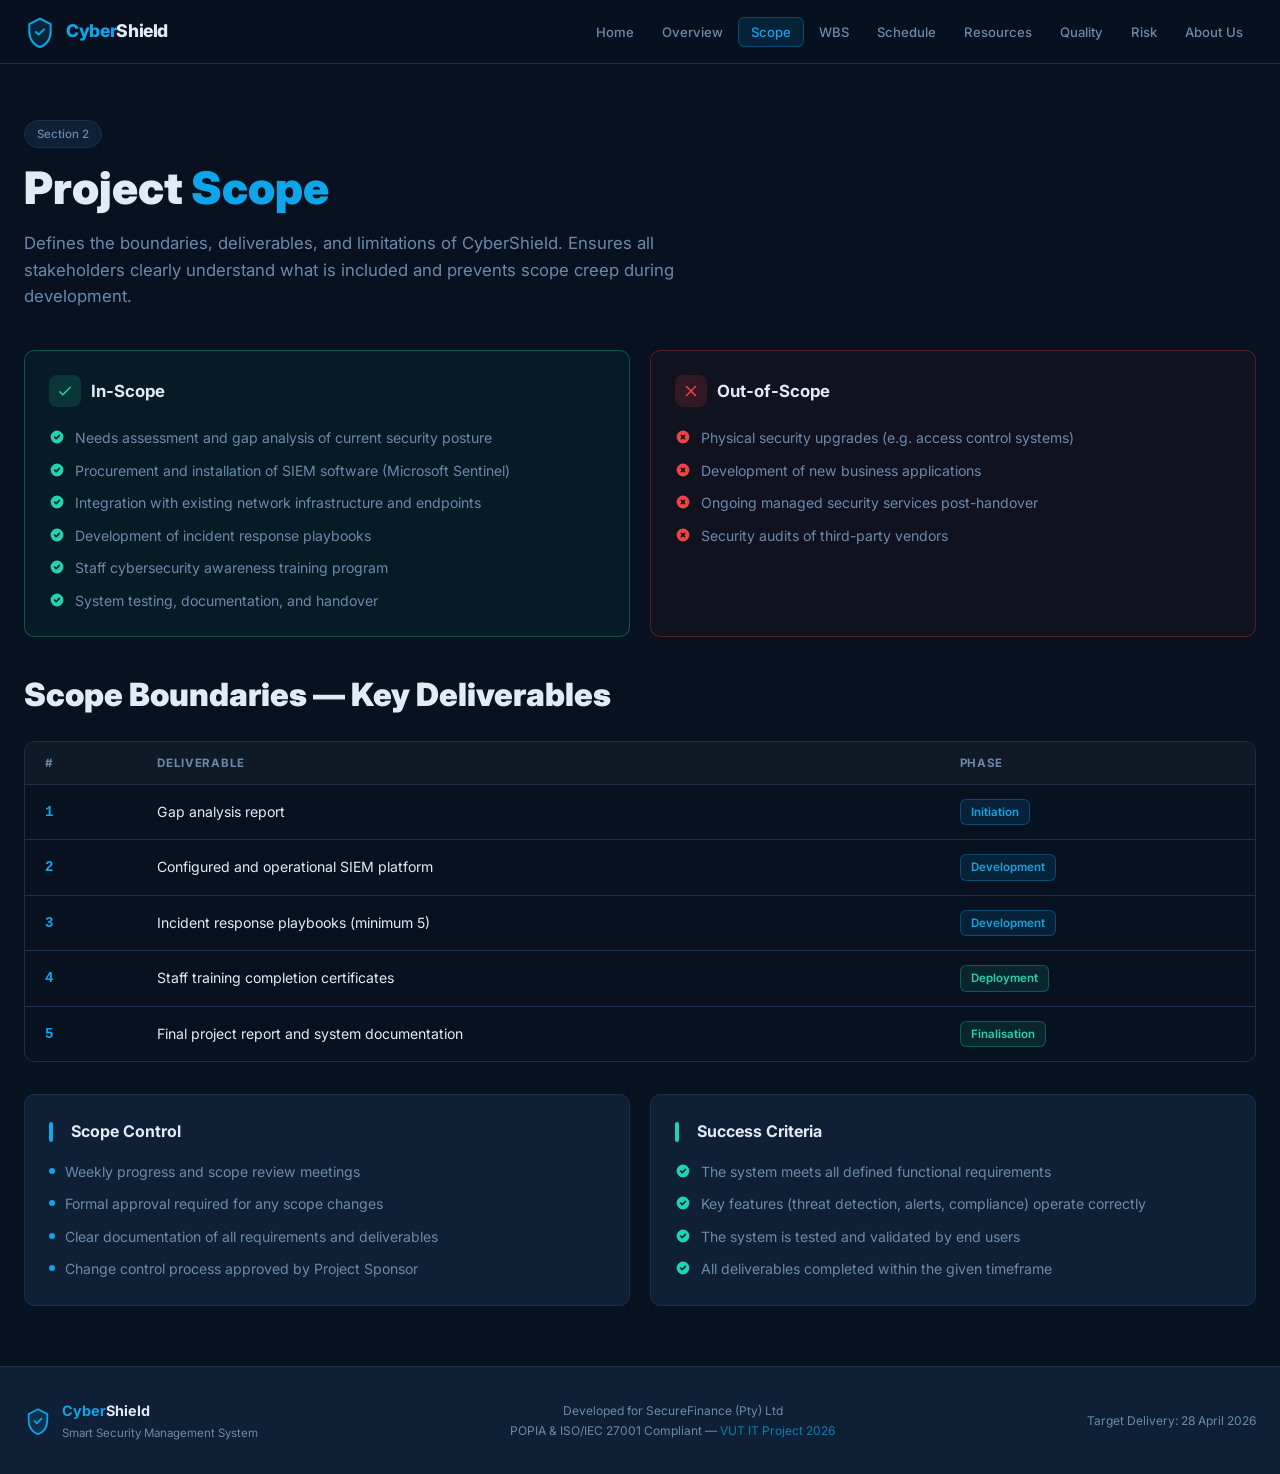
<file: scope.html>
<!DOCTYPE html>
<html lang="en">
<head>
<meta charset="UTF-8"/><meta name="viewport" content="width=device-width,initial-scale=1"/>
<title>Scope — CyberShield</title>
<link rel="stylesheet" href="styles.css"/>
<link href="https://fonts.googleapis.com/css2?family=Inter:wght@300;400;500;600;700;800;900&display=swap" rel="stylesheet"/>
</head>
<body>
<nav><div class="nav-inner"><a href="index.html" class="nav-brand"><svg viewBox="0 0 24 24" fill="none" stroke="currentColor" style="color:var(--primary)"><path d="M12 2L4 6v6c0 5.25 3.5 10.15 8 11.25C16.5 22.15 20 17.25 20 12V6l-8-4z" stroke-width="1.5" fill="currentColor" fill-opacity=".15"/><path d="M9 12l2 2 4-4" stroke-width="1.5" stroke-linecap="round" stroke-linejoin="round"/></svg><span><span class="cyber">Cyber</span>Shield</span></a><ul class="nav-links"><li><a href="index.html">Home</a></li><li><a href="overview.html">Overview</a></li><li><a href="scope.html">Scope</a></li><li><a href="wbs.html">WBS</a></li><li><a href="schedule.html">Schedule</a></li><li><a href="resources.html">Resources</a></li><li><a href="quality.html">Quality</a></li><li><a href="risk.html">Risk</a></li><li><a href="about.html">About Us</a></li></ul><button class="nav-toggle" id="navToggle"><svg fill="none" viewBox="0 0 24 24" stroke="currentColor"><path stroke-linecap="round" stroke-linejoin="round" stroke-width="2" d="M4 6h16M4 12h16M4 18h16"/></svg></button></div><div class="nav-mobile" id="navMobile"><a href="index.html">Home</a><a href="overview.html">Overview</a><a href="scope.html">Scope</a><a href="wbs.html">WBS</a><a href="schedule.html">Schedule</a><a href="resources.html">Resources</a><a href="quality.html">Quality</a><a href="risk.html">Risk</a><a href="about.html">About Us</a></div></nav>
<main>
  <div class="container">
    <div class="page-header fade-up"><div class="page-tag">Section 2</div><h1>Project <span class="hi">Scope</span></h1><p>Defines the boundaries, deliverables, and limitations of CyberShield. Ensures all stakeholders clearly understand what is included and prevents scope creep during development.</p></div>

    <div class="grid-2" style="margin-bottom:32px">
      <div class="card fade-up d1" style="border-color:rgba(34,211,179,.3);background:rgba(34,211,179,.05)">
        <div style="display:flex;align-items:center;gap:10px;margin-bottom:20px">
          <div style="width:32px;height:32px;border-radius:8px;background:rgba(34,211,179,.15);display:flex;align-items:center;justify-content:center;color:var(--accent)"><svg width="18" height="18" fill="none" viewBox="0 0 24 24" stroke="currentColor"><path stroke-linecap="round" stroke-linejoin="round" stroke-width="2" d="M5 13l4 4L19 7"/></svg></div>
          <h2 style="font-size:1.05rem;font-weight:700">In-Scope</h2>
        </div>
        <ul class="checklist">
          <li><svg class="icon-ok" width="16" height="16" viewBox="0 0 20 20" fill="currentColor"><path fill-rule="evenodd" d="M10 18a8 8 0 100-16 8 8 0 000 16zm3.707-9.293a1 1 0 00-1.414-1.414L9 10.586 7.707 9.293a1 1 0 00-1.414 1.414l2 2a1 1 0 001.414 0l4-4z" clip-rule="evenodd"/></svg>Needs assessment and gap analysis of current security posture</li>
          <li><svg class="icon-ok" width="16" height="16" viewBox="0 0 20 20" fill="currentColor"><path fill-rule="evenodd" d="M10 18a8 8 0 100-16 8 8 0 000 16zm3.707-9.293a1 1 0 00-1.414-1.414L9 10.586 7.707 9.293a1 1 0 00-1.414 1.414l2 2a1 1 0 001.414 0l4-4z" clip-rule="evenodd"/></svg>Procurement and installation of SIEM software (Microsoft Sentinel)</li>
          <li><svg class="icon-ok" width="16" height="16" viewBox="0 0 20 20" fill="currentColor"><path fill-rule="evenodd" d="M10 18a8 8 0 100-16 8 8 0 000 16zm3.707-9.293a1 1 0 00-1.414-1.414L9 10.586 7.707 9.293a1 1 0 00-1.414 1.414l2 2a1 1 0 001.414 0l4-4z" clip-rule="evenodd"/></svg>Integration with existing network infrastructure and endpoints</li>
          <li><svg class="icon-ok" width="16" height="16" viewBox="0 0 20 20" fill="currentColor"><path fill-rule="evenodd" d="M10 18a8 8 0 100-16 8 8 0 000 16zm3.707-9.293a1 1 0 00-1.414-1.414L9 10.586 7.707 9.293a1 1 0 00-1.414 1.414l2 2a1 1 0 001.414 0l4-4z" clip-rule="evenodd"/></svg>Development of incident response playbooks</li>
          <li><svg class="icon-ok" width="16" height="16" viewBox="0 0 20 20" fill="currentColor"><path fill-rule="evenodd" d="M10 18a8 8 0 100-16 8 8 0 000 16zm3.707-9.293a1 1 0 00-1.414-1.414L9 10.586 7.707 9.293a1 1 0 00-1.414 1.414l2 2a1 1 0 001.414 0l4-4z" clip-rule="evenodd"/></svg>Staff cybersecurity awareness training program</li>
          <li><svg class="icon-ok" width="16" height="16" viewBox="0 0 20 20" fill="currentColor"><path fill-rule="evenodd" d="M10 18a8 8 0 100-16 8 8 0 000 16zm3.707-9.293a1 1 0 00-1.414-1.414L9 10.586 7.707 9.293a1 1 0 00-1.414 1.414l2 2a1 1 0 001.414 0l4-4z" clip-rule="evenodd"/></svg>System testing, documentation, and handover</li>
        </ul>
      </div>
      <div class="card fade-up d2" style="border-color:rgba(239,68,68,.3);background:rgba(239,68,68,.04)">
        <div style="display:flex;align-items:center;gap:10px;margin-bottom:20px">
          <div style="width:32px;height:32px;border-radius:8px;background:rgba(239,68,68,.15);display:flex;align-items:center;justify-content:center;color:var(--danger)"><svg width="18" height="18" fill="none" viewBox="0 0 24 24" stroke="currentColor"><path stroke-linecap="round" stroke-linejoin="round" stroke-width="2" d="M6 18L18 6M6 6l12 12"/></svg></div>
          <h2 style="font-size:1.05rem;font-weight:700">Out-of-Scope</h2>
        </div>
        <ul class="checklist">
          <li><svg class="icon-no" width="16" height="16" viewBox="0 0 20 20" fill="currentColor"><path fill-rule="evenodd" d="M10 18a8 8 0 100-16 8 8 0 000 16zM8.707 7.293a1 1 0 00-1.414 1.414L8.586 10l-1.293 1.293a1 1 0 101.414 1.414L10 11.414l1.293 1.293a1 1 0 001.414-1.414L11.414 10l1.293-1.293a1 1 0 00-1.414-1.414L10 8.586 8.707 7.293z" clip-rule="evenodd"/></svg>Physical security upgrades (e.g. access control systems)</li>
          <li><svg class="icon-no" width="16" height="16" viewBox="0 0 20 20" fill="currentColor"><path fill-rule="evenodd" d="M10 18a8 8 0 100-16 8 8 0 000 16zM8.707 7.293a1 1 0 00-1.414 1.414L8.586 10l-1.293 1.293a1 1 0 101.414 1.414L10 11.414l1.293 1.293a1 1 0 001.414-1.414L11.414 10l1.293-1.293a1 1 0 00-1.414-1.414L10 8.586 8.707 7.293z" clip-rule="evenodd"/></svg>Development of new business applications</li>
          <li><svg class="icon-no" width="16" height="16" viewBox="0 0 20 20" fill="currentColor"><path fill-rule="evenodd" d="M10 18a8 8 0 100-16 8 8 0 000 16zM8.707 7.293a1 1 0 00-1.414 1.414L8.586 10l-1.293 1.293a1 1 0 101.414 1.414L10 11.414l1.293 1.293a1 1 0 001.414-1.414L11.414 10l1.293-1.293a1 1 0 00-1.414-1.414L10 8.586 8.707 7.293z" clip-rule="evenodd"/></svg>Ongoing managed security services post-handover</li>
          <li><svg class="icon-no" width="16" height="16" viewBox="0 0 20 20" fill="currentColor"><path fill-rule="evenodd" d="M10 18a8 8 0 100-16 8 8 0 000 16zM8.707 7.293a1 1 0 00-1.414 1.414L8.586 10l-1.293 1.293a1 1 0 101.414 1.414L10 11.414l1.293 1.293a1 1 0 001.414-1.414L11.414 10l1.293-1.293a1 1 0 00-1.414-1.414L10 8.586 8.707 7.293z" clip-rule="evenodd"/></svg>Security audits of third-party vendors</li>
        </ul>
      </div>
    </div>

    <h2 class="section-title fade-up" style="margin-bottom:20px">Scope Boundaries — Key Deliverables</h2>
    <div class="table-wrap fade-up d1" style="margin-bottom:32px">
      <table>
        <thead><tr><th>#</th><th>Deliverable</th><th>Phase</th></tr></thead>
        <tbody>
          <tr><td class="td-mono">1</td><td>Gap analysis report</td><td><span class="badge badge-blue">Initiation</span></td></tr>
          <tr><td class="td-mono">2</td><td>Configured and operational SIEM platform</td><td><span class="badge badge-blue">Development</span></td></tr>
          <tr><td class="td-mono">3</td><td>Incident response playbooks (minimum 5)</td><td><span class="badge badge-blue">Development</span></td></tr>
          <tr><td class="td-mono">4</td><td>Staff training completion certificates</td><td><span class="badge badge-cyan">Deployment</span></td></tr>
          <tr><td class="td-mono">5</td><td>Final project report and system documentation</td><td><span class="badge badge-cyan">Finalisation</span></td></tr>
        </tbody>
      </table>
    </div>

    <div class="grid-2" style="margin-bottom:60px">
      <div class="card fade-up d1">
        <h2 style="font-size:1rem;font-weight:700;margin-bottom:16px;display:flex;align-items:center;gap:8px"><span class="divider"></span>Scope Control</h2>
        <ul class="checklist">
          <li><span class="icon-dot"></span>Weekly progress and scope review meetings</li>
          <li><span class="icon-dot"></span>Formal approval required for any scope changes</li>
          <li><span class="icon-dot"></span>Clear documentation of all requirements and deliverables</li>
          <li><span class="icon-dot"></span>Change control process approved by Project Sponsor</li>
        </ul>
      </div>
      <div class="card fade-up d2">
        <h2 style="font-size:1rem;font-weight:700;margin-bottom:16px;display:flex;align-items:center;gap:8px"><span class="divider divider-cyan"></span>Success Criteria</h2>
        <ul class="checklist">
          <li><svg class="icon-ok" width="16" height="16" viewBox="0 0 20 20" fill="currentColor"><path fill-rule="evenodd" d="M10 18a8 8 0 100-16 8 8 0 000 16zm3.707-9.293a1 1 0 00-1.414-1.414L9 10.586 7.707 9.293a1 1 0 00-1.414 1.414l2 2a1 1 0 001.414 0l4-4z" clip-rule="evenodd"/></svg>The system meets all defined functional requirements</li>
          <li><svg class="icon-ok" width="16" height="16" viewBox="0 0 20 20" fill="currentColor"><path fill-rule="evenodd" d="M10 18a8 8 0 100-16 8 8 0 000 16zm3.707-9.293a1 1 0 00-1.414-1.414L9 10.586 7.707 9.293a1 1 0 00-1.414 1.414l2 2a1 1 0 001.414 0l4-4z" clip-rule="evenodd"/></svg>Key features (threat detection, alerts, compliance) operate correctly</li>
          <li><svg class="icon-ok" width="16" height="16" viewBox="0 0 20 20" fill="currentColor"><path fill-rule="evenodd" d="M10 18a8 8 0 100-16 8 8 0 000 16zm3.707-9.293a1 1 0 00-1.414-1.414L9 10.586 7.707 9.293a1 1 0 00-1.414 1.414l2 2a1 1 0 001.414 0l4-4z" clip-rule="evenodd"/></svg>The system is tested and validated by end users</li>
          <li><svg class="icon-ok" width="16" height="16" viewBox="0 0 20 20" fill="currentColor"><path fill-rule="evenodd" d="M10 18a8 8 0 100-16 8 8 0 000 16zm3.707-9.293a1 1 0 00-1.414-1.414L9 10.586 7.707 9.293a1 1 0 00-1.414 1.414l2 2a1 1 0 001.414 0l4-4z" clip-rule="evenodd"/></svg>All deliverables completed within the given timeframe</li>
        </ul>
      </div>
    </div>
  </div>
</main>
<footer><div class="footer-inner"><div class="footer-brand"><svg width="28" height="28" viewBox="0 0 24 24" fill="none" stroke="var(--primary)"><path d="M12 2L4 6v6c0 5.25 3.5 10.15 8 11.25C16.5 22.15 20 17.25 20 12V6l-8-4z" stroke-width="1.5" fill="var(--primary)" fill-opacity=".15"/><path d="M9 12l2 2 4-4" stroke-width="1.5" stroke-linecap="round" stroke-linejoin="round"/></svg><div><div class="name"><span style="color:var(--primary)">Cyber</span>Shield</div><div class="sub">Smart Security Management System</div></div></div><div class="footer-meta"><div>Developed for SecureFinance (Pty) Ltd</div><div>POPIA &amp; ISO/IEC 27001 Compliant — <span>VUT IT Project 2026</span></div></div><div class="footer-right"><div>Target Delivery: 28 April 2026</div></div></div></footer>
<script src="script.js"></script>
</body></html>
</file>
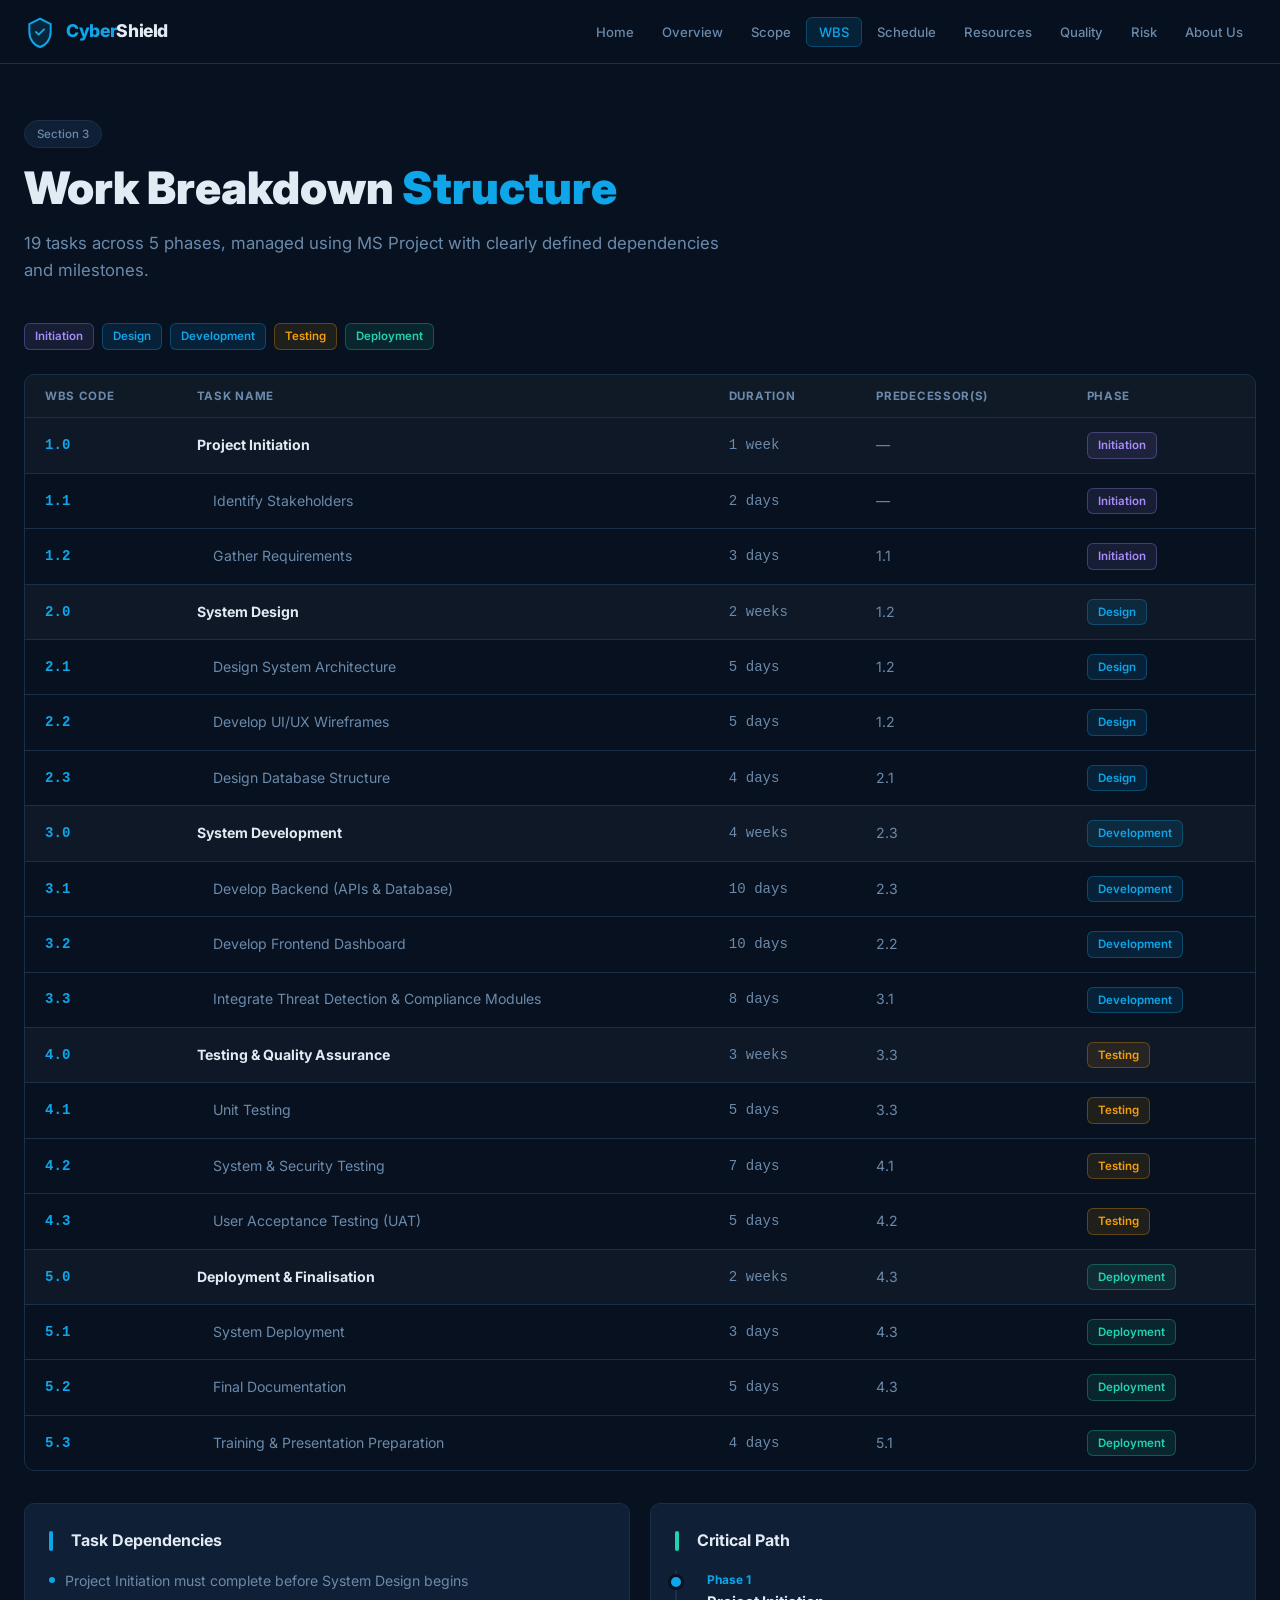
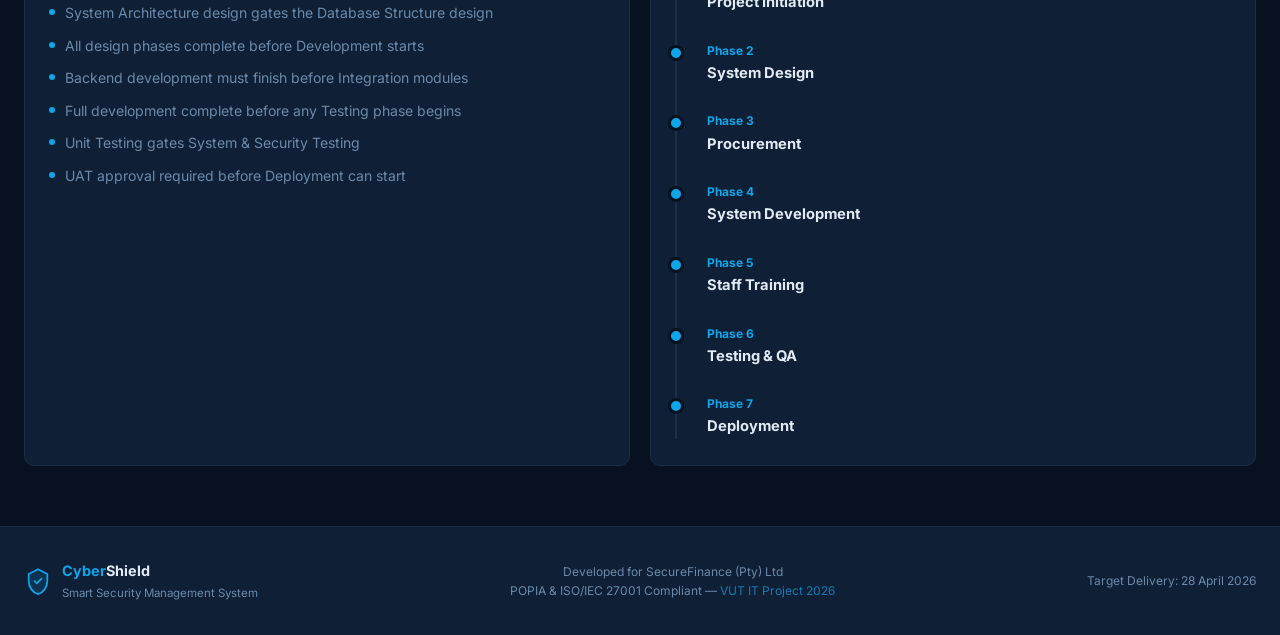
<file: wbs.html>
<!DOCTYPE html>
<html lang="en">
<head>
<meta charset="UTF-8"/><meta name="viewport" content="width=device-width,initial-scale=1"/>
<title>WBS — CyberShield</title>
<link rel="stylesheet" href="styles.css"/>
<link href="https://fonts.googleapis.com/css2?family=Inter:wght@300;400;500;600;700;800;900&display=swap" rel="stylesheet"/>
</head>
<body>
<nav><div class="nav-inner"><a href="index.html" class="nav-brand"><svg viewBox="0 0 24 24" fill="none" stroke="currentColor" style="color:var(--primary)"><path d="M12 2L4 6v6c0 5.25 3.5 10.15 8 11.25C16.5 22.15 20 17.25 20 12V6l-8-4z" stroke-width="1.5" fill="currentColor" fill-opacity=".15"/><path d="M9 12l2 2 4-4" stroke-width="1.5" stroke-linecap="round" stroke-linejoin="round"/></svg><span><span class="cyber">Cyber</span>Shield</span></a><ul class="nav-links"><li><a href="index.html">Home</a></li><li><a href="overview.html">Overview</a></li><li><a href="scope.html">Scope</a></li><li><a href="wbs.html">WBS</a></li><li><a href="schedule.html">Schedule</a></li><li><a href="resources.html">Resources</a></li><li><a href="quality.html">Quality</a></li><li><a href="risk.html">Risk</a></li><li><a href="about.html">About Us</a></li></ul><button class="nav-toggle" id="navToggle"><svg fill="none" viewBox="0 0 24 24" stroke="currentColor"><path stroke-linecap="round" stroke-linejoin="round" stroke-width="2" d="M4 6h16M4 12h16M4 18h16"/></svg></button></div><div class="nav-mobile" id="navMobile"><a href="index.html">Home</a><a href="overview.html">Overview</a><a href="scope.html">Scope</a><a href="wbs.html">WBS</a><a href="schedule.html">Schedule</a><a href="resources.html">Resources</a><a href="quality.html">Quality</a><a href="risk.html">Risk</a><a href="about.html">About Us</a></div></nav>
<main>
  <div class="container">
    <div class="page-header fade-up"><div class="page-tag">Section 3</div><h1>Work Breakdown <span class="hi">Structure</span></h1><p>19 tasks across 5 phases, managed using MS Project with clearly defined dependencies and milestones.</p></div>

    <div style="display:flex;flex-wrap:wrap;gap:8px;margin-bottom:24px" class="fade-up d1">
      <span class="badge badge-purple">Initiation</span>
      <span class="badge badge-blue">Design</span>
      <span class="badge" style="background:rgba(14,165,233,.12);color:var(--primary);border-color:rgba(14,165,233,.3)">Development</span>
      <span class="badge badge-amber">Testing</span>
      <span class="badge badge-cyan">Deployment</span>
    </div>

    <div class="table-wrap fade-up d2" style="margin-bottom:32px;overflow-x:auto">
      <table>
        <thead><tr><th>WBS Code</th><th>Task Name</th><th>Duration</th><th>Predecessor(s)</th><th>Phase</th></tr></thead>
        <tbody>
          <tr style="background:rgba(255,255,255,.03)"><td class="td-mono">1.0</td><td class="td-parent">Project Initiation</td><td class="td-mono-muted">1 week</td><td class="td-muted">—</td><td><span class="badge badge-purple">Initiation</span></td></tr>
          <tr><td class="td-mono">1.1</td><td class="td-child">Identify Stakeholders</td><td class="td-mono-muted">2 days</td><td class="td-muted">—</td><td><span class="badge badge-purple">Initiation</span></td></tr>
          <tr><td class="td-mono">1.2</td><td class="td-child">Gather Requirements</td><td class="td-mono-muted">3 days</td><td class="td-muted">1.1</td><td><span class="badge badge-purple">Initiation</span></td></tr>
          <tr style="background:rgba(255,255,255,.03)"><td class="td-mono">2.0</td><td class="td-parent">System Design</td><td class="td-mono-muted">2 weeks</td><td class="td-muted">1.2</td><td><span class="badge badge-blue">Design</span></td></tr>
          <tr><td class="td-mono">2.1</td><td class="td-child">Design System Architecture</td><td class="td-mono-muted">5 days</td><td class="td-muted">1.2</td><td><span class="badge badge-blue">Design</span></td></tr>
          <tr><td class="td-mono">2.2</td><td class="td-child">Develop UI/UX Wireframes</td><td class="td-mono-muted">5 days</td><td class="td-muted">1.2</td><td><span class="badge badge-blue">Design</span></td></tr>
          <tr><td class="td-mono">2.3</td><td class="td-child">Design Database Structure</td><td class="td-mono-muted">4 days</td><td class="td-muted">2.1</td><td><span class="badge badge-blue">Design</span></td></tr>
          <tr style="background:rgba(255,255,255,.03)"><td class="td-mono">3.0</td><td class="td-parent">System Development</td><td class="td-mono-muted">4 weeks</td><td class="td-muted">2.3</td><td><span class="badge" style="background:rgba(14,165,233,.12);color:var(--primary);border:1px solid rgba(14,165,233,.3)">Development</span></td></tr>
          <tr><td class="td-mono">3.1</td><td class="td-child">Develop Backend (APIs &amp; Database)</td><td class="td-mono-muted">10 days</td><td class="td-muted">2.3</td><td><span class="badge" style="background:rgba(14,165,233,.12);color:var(--primary);border:1px solid rgba(14,165,233,.3)">Development</span></td></tr>
          <tr><td class="td-mono">3.2</td><td class="td-child">Develop Frontend Dashboard</td><td class="td-mono-muted">10 days</td><td class="td-muted">2.2</td><td><span class="badge" style="background:rgba(14,165,233,.12);color:var(--primary);border:1px solid rgba(14,165,233,.3)">Development</span></td></tr>
          <tr><td class="td-mono">3.3</td><td class="td-child">Integrate Threat Detection &amp; Compliance Modules</td><td class="td-mono-muted">8 days</td><td class="td-muted">3.1</td><td><span class="badge" style="background:rgba(14,165,233,.12);color:var(--primary);border:1px solid rgba(14,165,233,.3)">Development</span></td></tr>
          <tr style="background:rgba(255,255,255,.03)"><td class="td-mono">4.0</td><td class="td-parent">Testing &amp; Quality Assurance</td><td class="td-mono-muted">3 weeks</td><td class="td-muted">3.3</td><td><span class="badge badge-amber">Testing</span></td></tr>
          <tr><td class="td-mono">4.1</td><td class="td-child">Unit Testing</td><td class="td-mono-muted">5 days</td><td class="td-muted">3.3</td><td><span class="badge badge-amber">Testing</span></td></tr>
          <tr><td class="td-mono">4.2</td><td class="td-child">System &amp; Security Testing</td><td class="td-mono-muted">7 days</td><td class="td-muted">4.1</td><td><span class="badge badge-amber">Testing</span></td></tr>
          <tr><td class="td-mono">4.3</td><td class="td-child">User Acceptance Testing (UAT)</td><td class="td-mono-muted">5 days</td><td class="td-muted">4.2</td><td><span class="badge badge-amber">Testing</span></td></tr>
          <tr style="background:rgba(255,255,255,.03)"><td class="td-mono">5.0</td><td class="td-parent">Deployment &amp; Finalisation</td><td class="td-mono-muted">2 weeks</td><td class="td-muted">4.3</td><td><span class="badge badge-cyan">Deployment</span></td></tr>
          <tr><td class="td-mono">5.1</td><td class="td-child">System Deployment</td><td class="td-mono-muted">3 days</td><td class="td-muted">4.3</td><td><span class="badge badge-cyan">Deployment</span></td></tr>
          <tr><td class="td-mono">5.2</td><td class="td-child">Final Documentation</td><td class="td-mono-muted">5 days</td><td class="td-muted">4.3</td><td><span class="badge badge-cyan">Deployment</span></td></tr>
          <tr><td class="td-mono">5.3</td><td class="td-child">Training &amp; Presentation Preparation</td><td class="td-mono-muted">4 days</td><td class="td-muted">5.1</td><td><span class="badge badge-cyan">Deployment</span></td></tr>
        </tbody>
      </table>
    </div>

    <div class="grid-2" style="margin-bottom:60px">
      <div class="card fade-up d1">
        <h2 style="font-size:1rem;font-weight:700;margin-bottom:16px;display:flex;align-items:center;gap:8px"><span class="divider"></span>Task Dependencies</h2>
        <ul class="checklist">
          <li><span class="icon-dot"></span>Project Initiation must complete before System Design begins</li>
          <li><span class="icon-dot"></span>System Architecture design gates the Database Structure design</li>
          <li><span class="icon-dot"></span>All design phases complete before Development starts</li>
          <li><span class="icon-dot"></span>Backend development must finish before Integration modules</li>
          <li><span class="icon-dot"></span>Full development complete before any Testing phase begins</li>
          <li><span class="icon-dot"></span>Unit Testing gates System &amp; Security Testing</li>
          <li><span class="icon-dot"></span>UAT approval required before Deployment can start</li>
        </ul>
      </div>
      <div class="card fade-up d2">
        <h2 style="font-size:1rem;font-weight:700;margin-bottom:16px;display:flex;align-items:center;gap:8px"><span class="divider divider-cyan"></span>Critical Path</h2>
        <div class="timeline">
          <div class="tl-item"><div class="tl-dot"></div><div class="tl-label">Phase 1</div><div class="tl-title">Project Initiation</div></div>
          <div class="tl-item"><div class="tl-dot"></div><div class="tl-label">Phase 2</div><div class="tl-title">System Design</div></div>
          <div class="tl-item"><div class="tl-dot"></div><div class="tl-label">Phase 3</div><div class="tl-title">Procurement</div></div>
          <div class="tl-item"><div class="tl-dot"></div><div class="tl-label">Phase 4</div><div class="tl-title">System Development</div></div>
          <div class="tl-item"><div class="tl-dot"></div><div class="tl-label">Phase 5</div><div class="tl-title">Staff Training</div></div>
          <div class="tl-item"><div class="tl-dot"></div><div class="tl-label">Phase 6</div><div class="tl-title">Testing &amp; QA</div></div>
          <div class="tl-item"><div class="tl-dot"></div><div class="tl-label">Phase 7</div><div class="tl-title">Deployment</div></div>
        </div>
      </div>
    </div>
  </div>
</main>
<footer><div class="footer-inner"><div class="footer-brand"><svg width="28" height="28" viewBox="0 0 24 24" fill="none" stroke="var(--primary)"><path d="M12 2L4 6v6c0 5.25 3.5 10.15 8 11.25C16.5 22.15 20 17.25 20 12V6l-8-4z" stroke-width="1.5" fill="var(--primary)" fill-opacity=".15"/><path d="M9 12l2 2 4-4" stroke-width="1.5" stroke-linecap="round" stroke-linejoin="round"/></svg><div><div class="name"><span style="color:var(--primary)">Cyber</span>Shield</div><div class="sub">Smart Security Management System</div></div></div><div class="footer-meta"><div>Developed for SecureFinance (Pty) Ltd</div><div>POPIA &amp; ISO/IEC 27001 Compliant — <span>VUT IT Project 2026</span></div></div><div class="footer-right"><div>Target Delivery: 28 April 2026</div></div></div></footer>
<script src="script.js"></script>
</body></html>
</file>
<file: styles.css>
/* ===== RESET & BASE ===== */
*, *::before, *::after { box-sizing: border-box; margin: 0; padding: 0; }

:root {
  --bg:        #07111f;
  --bg2:       #0c1a2e;
  --card:      #0f1f35;
  --border:    #1a2f4a;
  --primary:   #0ea5e9;
  --primary-d: #0284c7;
  --accent:    #22d3b3;
  --text:      #e2eaf4;
  --muted:     #6b8aab;
  --danger:    #ef4444;
  --amber:     #f59e0b;
  --purple:    #a78bfa;
  --radius:    10px;
  --nav-h:     64px;
}

html { scroll-behavior: smooth; }

body {
  font-family: 'Inter', 'Segoe UI', system-ui, sans-serif;
  background: var(--bg);
  color: var(--text);
  min-height: 100vh;
  display: flex;
  flex-direction: column;
  line-height: 1.6;
}

a { color: inherit; text-decoration: none; }
img { max-width: 100%; }

/* ===== GRID BG ===== */
.grid-bg {
  background-image:
    linear-gradient(rgba(14,165,233,.04) 1px, transparent 1px),
    linear-gradient(90deg, rgba(14,165,233,.04) 1px, transparent 1px);
  background-size: 40px 40px;
}

/* ===== NAV ===== */
nav {
  position: fixed; top: 0; left: 0; right: 0; z-index: 100;
  height: var(--nav-h);
  background: rgba(7,17,31,.92);
  backdrop-filter: blur(12px);
  border-bottom: 1px solid var(--border);
  display: flex; align-items: center;
}
.nav-inner {
  max-width: 1280px; margin: 0 auto; padding: 0 24px;
  width: 100%;
  display: flex; align-items: center; justify-content: space-between; gap: 16px;
}
.nav-brand {
  display: flex; align-items: center; gap: 10px;
  font-weight: 800; font-size: 1.1rem; letter-spacing: -.02em; white-space: nowrap;
}
.nav-brand svg { width: 32px; height: 32px; }
.nav-brand .cyber { color: var(--primary); }
.nav-links {
  display: flex; align-items: center; gap: 2px; list-style: none; flex-wrap: wrap;
}
.nav-links a {
  padding: 6px 12px; border-radius: 6px; font-size: .82rem; font-weight: 500;
  color: var(--muted); transition: all .2s;
  border: 1px solid transparent;
}
.nav-links a:hover { color: var(--text); background: rgba(255,255,255,.05); }
.nav-links a.active {
  color: var(--primary); background: rgba(14,165,233,.12);
  border-color: rgba(14,165,233,.3);
}
.nav-toggle {
  display: none; background: none; border: none; cursor: pointer;
  color: var(--muted); padding: 6px;
}
.nav-toggle svg { width: 22px; height: 22px; }
.nav-mobile { display: none; }

/* ===== MAIN ===== */
main { flex: 1; padding-top: var(--nav-h); }
.container { max-width: 1280px; margin: 0 auto; padding: 0 24px; }
.section { padding: 64px 0; }

/* ===== FOOTER ===== */
footer {
  border-top: 1px solid var(--border);
  background: var(--card);
  padding: 32px 0;
}
.footer-inner {
  max-width: 1280px; margin: 0 auto; padding: 0 24px;
  display: flex; flex-wrap: wrap; align-items: center;
  justify-content: space-between; gap: 16px;
}
.footer-brand { display: flex; align-items: center; gap: 10px; }
.footer-brand .name { font-weight: 700; font-size: .9rem; }
.footer-brand .sub { font-size: .72rem; color: var(--muted); margin-top: 2px; }
.footer-meta { text-align: center; font-size: .75rem; color: var(--muted); }
.footer-meta span { color: rgba(14,165,233,.7); }
.footer-right { font-size: .75rem; color: var(--muted); text-align: right; }

/* ===== PAGE HEADER ===== */
.page-header { padding: 56px 0 40px; }
.page-tag {
  display: inline-flex; align-items: center; gap: 6px;
  padding: 4px 12px; border-radius: 100px;
  border: 1px solid var(--border); background: var(--card);
  font-size: .72rem; color: var(--muted); font-weight: 500;
  margin-bottom: 16px;
}
.page-header h1 { font-size: clamp(2rem, 5vw, 2.8rem); font-weight: 900; line-height: 1.1; margin-bottom: 16px; }
.page-header h1 .hi { color: var(--primary); }
.page-header p { font-size: 1.05rem; color: var(--muted); max-width: 700px; }

/* ===== CARDS ===== */
.card {
  background: var(--card); border: 1px solid var(--border);
  border-radius: var(--radius); padding: 24px;
  transition: transform .25s, box-shadow .25s;
}
.card:hover { transform: translateY(-2px); box-shadow: 0 0 24px rgba(14,165,233,.15); }

/* ===== GRID LAYOUTS ===== */
.grid-2 { display: grid; grid-template-columns: 1fr 1fr; gap: 20px; }
.grid-3 { display: grid; grid-template-columns: repeat(3, 1fr); gap: 16px; }
.grid-4 { display: grid; grid-template-columns: repeat(4, 1fr); gap: 16px; }

/* ===== BADGE ===== */
.badge {
  display: inline-flex; align-items: center; gap: 5px;
  padding: 3px 10px; border-radius: 6px; font-size: .72rem; font-weight: 600;
  border: 1px solid;
}
.badge-blue   { background: rgba(14,165,233,.12);  color: var(--primary); border-color: rgba(14,165,233,.3); }
.badge-cyan   { background: rgba(34,211,179,.1);   color: var(--accent);  border-color: rgba(34,211,179,.3); }
.badge-purple { background: rgba(167,139,250,.1);  color: var(--purple);  border-color: rgba(167,139,250,.3); }
.badge-amber  { background: rgba(245,158,11,.1);   color: var(--amber);   border-color: rgba(245,158,11,.3); }
.badge-red    { background: rgba(239,68,68,.1);    color: var(--danger);  border-color: rgba(239,68,68,.3); }
.badge-green  { background: rgba(34,197,94,.1);    color: #4ade80;        border-color: rgba(34,197,94,.3); }

/* ===== TABLE ===== */
.table-wrap { border-radius: var(--radius); border: 1px solid var(--border); overflow: hidden; }
table { width: 100%; border-collapse: collapse; }
thead tr { background: rgba(255,255,255,.04); border-bottom: 1px solid var(--border); }
thead th {
  text-align: left; padding: 12px 20px;
  font-size: .72rem; font-weight: 700; letter-spacing: .06em; text-transform: uppercase;
  color: var(--muted);
}
tbody tr { border-bottom: 1px solid var(--border); transition: background .15s; }
tbody tr:last-child { border-bottom: none; }
tbody tr:hover { background: rgba(255,255,255,.03); }
tbody td { padding: 14px 20px; font-size: .88rem; color: var(--text); vertical-align: middle; }
.td-mono { font-family: 'JetBrains Mono', 'Courier New', monospace; color: var(--primary); font-weight: 700; }
.td-muted { color: var(--muted); }
.td-mono-muted { font-family: monospace; color: var(--muted); }
.td-parent { font-weight: 700; }
.td-child { padding-left: 36px !important; color: var(--muted); }

/* ===== DIVIDER ===== */
.divider { width: 4px; height: 20px; border-radius: 2px; background: var(--primary); display: inline-block; margin-right: 10px; vertical-align: middle; }
.divider-cyan { background: var(--accent); }

/* ===== STAT CARDS ===== */
.stat-value { font-size: 2.2rem; font-weight: 900; color: var(--primary); line-height: 1; margin-bottom: 4px; }
.stat-label { font-size: .88rem; font-weight: 600; color: var(--text); }
.stat-sub   { font-size: .75rem; color: var(--muted); margin-top: 2px; }

/* ===== FEATURE ICON ===== */
.feat-icon {
  width: 44px; height: 44px; border-radius: 10px;
  background: rgba(14,165,233,.1); border: 1px solid rgba(14,165,233,.2);
  display: flex; align-items: center; justify-content: center;
  color: var(--primary); margin-bottom: 16px; flex-shrink: 0;
}
.feat-icon svg { width: 22px; height: 22px; }

/* ===== PROGRESS BAR ===== */
.progress-bar { height: 8px; background: var(--bg2); border-radius: 4px; overflow: hidden; margin: 6px 0; }
.progress-fill { height: 100%; border-radius: 4px; transition: width .6s ease; }
.fill-blue   { background: var(--primary); }
.fill-cyan   { background: var(--accent); }
.fill-purple { background: var(--purple); }

/* ===== CHECKLIST ===== */
.checklist { list-style: none; display: flex; flex-direction: column; gap: 10px; }
.checklist li { display: flex; align-items: flex-start; gap: 10px; font-size: .88rem; color: var(--muted); }
.checklist li .icon-ok   { color: var(--accent); flex-shrink: 0; margin-top: 2px; }
.checklist li .icon-no   { color: var(--danger); flex-shrink: 0; margin-top: 2px; }
.checklist li .icon-dot  { width: 6px; height: 6px; border-radius: 50%; background: var(--primary); flex-shrink: 0; margin-top: 7px; }

/* ===== TIMELINE ===== */
.timeline { position: relative; padding-left: 32px; }
.timeline::before { content:''; position:absolute; left:0; top:0; bottom:0; width:2px; background:var(--border); }
.tl-item { position:relative; padding-bottom:24px; }
.tl-item:last-child { padding-bottom: 0; }
.tl-dot {
  position:absolute; left:-39px; top:4px;
  width:16px; height:16px; border-radius:50%;
  background: var(--primary); border:3px solid var(--bg); flex-shrink:0;
}
.tl-label { font-size:.75rem; color:var(--primary); font-weight:700; margin-bottom:2px; }
.tl-title { font-size:.92rem; font-weight:700; color:var(--text); margin-bottom:2px; }
.tl-desc  { font-size:.82rem; color:var(--muted); }

/* ===== HERO ===== */
.hero { min-height: calc(100vh - var(--nav-h)); display:flex; align-items:center; position:relative; overflow:hidden; }
.hero-glow { position:absolute; top:0; left:50%; transform:translateX(-50%); width:800px; height:400px; background:rgba(14,165,233,.06); border-radius:50%; filter:blur(60px); pointer-events:none; }
.hero-content { text-align:center; position:relative; z-index:1; padding:80px 0; width:100%; }
.hero-pill {
  display:inline-flex; align-items:center; gap:8px;
  padding:6px 16px; border-radius:100px;
  border:1px solid rgba(14,165,233,.3); background:rgba(14,165,233,.08);
  color:var(--primary); font-size:.78rem; font-weight:600; margin-bottom:32px;
}
.hero-pill .dot { width:7px; height:7px; border-radius:50%; background:var(--primary); animation: pulse-glow 2s ease-in-out infinite; }
.shield-icon {
  width:80px; height:80px; border-radius:18px;
  background:rgba(14,165,233,.1); border:1px solid rgba(14,165,233,.3);
  display:flex; align-items:center; justify-content:center; margin:0 auto 28px;
  box-shadow:0 0 30px rgba(14,165,233,.25);
}
.shield-icon svg { width:50px; height:50px; color:var(--primary); }
.hero h1 { font-size:clamp(3rem,8vw,5.5rem); font-weight:900; letter-spacing:-.03em; margin-bottom:16px; line-height:1; }
.hero h1 .cyber { color:var(--primary); }
.hero-sub { font-size:1.3rem; color:var(--muted); margin-bottom:12px; font-weight:300; }
.hero-desc { font-size:1rem; color:var(--muted); max-width:600px; margin:0 auto 44px; line-height:1.7; }
.hero-btns { display:flex; gap:14px; justify-content:center; flex-wrap:wrap; }
.btn {
  padding:12px 24px; border-radius:8px; font-size:.88rem; font-weight:700;
  cursor:pointer; transition:all .2s; border:1px solid transparent; display:inline-flex; align-items:center; gap:6px;
}
.btn-primary { background:var(--primary); color:#07111f; box-shadow:0 0 20px rgba(14,165,233,.3); }
.btn-primary:hover { background:var(--primary-d); transform:translateY(-1px); }
.btn-outline { background:var(--card); color:var(--text); border-color:var(--border); }
.btn-outline:hover { border-color:rgba(14,165,233,.4); background:rgba(14,165,233,.05); color:var(--primary); }
.hero-stats { display:grid; grid-template-columns:repeat(4,1fr); gap:16px; margin-top:60px; }

/* ===== SECTION TITLE ===== */
.section-title { font-size:clamp(1.6rem,3vw,2rem); font-weight:900; margin-bottom:12px; }
.section-desc  { color:var(--muted); max-width:600px; margin-bottom:40px; }

/* ===== CRITICAL PATH ===== */
.crit-path { display:flex; align-items:center; flex-wrap:wrap; gap:12px; }
.crit-node { background:var(--card); border:1px solid var(--border); border-radius:8px; padding:10px 16px; text-align:center; min-width:110px; transition:all .2s; }
.crit-node:hover { border-color:rgba(14,165,233,.4); }
.crit-node .wk { font-size:.7rem; font-weight:700; color:var(--primary); background:rgba(14,165,233,.12); border-radius:4px; padding:2px 8px; margin-bottom:6px; display:inline-block; }
.crit-node .lbl { font-size:.75rem; font-weight:600; color:var(--text); }
.crit-arrow { color:var(--muted); font-size:1.2rem; }

/* ===== ABOUT CARDS ===== */
.member-card { display:flex; flex-direction:column; gap:16px; }
.member-avatar {
  width:64px; height:64px; border-radius:14px; flex-shrink:0;
  background:rgba(14,165,233,.12); border:1px solid rgba(14,165,233,.3);
  display:flex; align-items:center; justify-content:center;
  font-size:1.2rem; font-weight:900; color:var(--primary); letter-spacing:.05em;
}
.member-info { display:flex; flex-direction:column; gap:2px; }
.member-name { font-size:1.1rem; font-weight:900; letter-spacing:.02em; }
.member-name span { color:var(--primary); font-weight:600; margin-left:6px; font-size:.95rem; }
.member-detail { display:flex; align-items:center; gap:8px; font-size:.83rem; color:var(--muted); }
.member-detail svg { width:15px; height:15px; flex-shrink:0; }
.member-detail a { color:var(--primary); font-family:monospace; }
.member-detail a:hover { text-decoration:underline; }

/* ===== RISK MATRIX ===== */
.matrix-cell { border-radius:6px; border:1px solid; height:52px; display:flex; align-items:center; justify-content:center; gap:4px; flex-wrap:wrap; padding:4px; }
.matrix-cell.low  { background:rgba(34,197,94,.08);  border-color:rgba(34,197,94,.25); }
.matrix-cell.med  { background:rgba(245,158,11,.08); border-color:rgba(245,158,11,.25); }
.matrix-cell.high { background:rgba(239,68,68,.08);  border-color:rgba(239,68,68,.25); }
.matrix-rid { background:rgba(255,255,255,.08); padding:2px 6px; border-radius:4px; font-size:.72rem; font-weight:700; color:var(--text); }

/* ===== GANTT ===== */
.gantt-row { display:flex; align-items:center; gap:12px; margin-bottom:10px; }
.gantt-label { width:140px; text-align:right; font-size:.78rem; color:var(--muted); flex-shrink:0; }
.gantt-track { flex:1; height:24px; background:rgba(255,255,255,.05); border-radius:6px; position:relative; overflow:hidden; }
.gantt-bar { position:absolute; top:0; height:100%; border-radius:6px; display:flex; align-items:center; padding:0 8px; }
.gantt-bar span { font-size:.7rem; font-weight:700; color:#fff; white-space:nowrap; overflow:hidden; }
.gantt-weeks { display:flex; justify-content:space-between; margin-left:152px; font-size:.7rem; color:var(--muted); margin-top:4px; }

/* ===== ANIMATIONS ===== */
@keyframes pulse-glow { 0%,100%{opacity:1} 50%{opacity:.4} }
@keyframes fade-up { from{opacity:0;transform:translateY(18px)} to{opacity:1;transform:translateY(0)} }
@keyframes fade-in { from{opacity:0} to{opacity:1} }
.fade-up { opacity:0; animation:fade-up .55s ease forwards; }
.fade-in { opacity:0; animation:fade-in .4s ease forwards; }
.d1{animation-delay:.1s} .d2{animation-delay:.2s} .d3{animation-delay:.3s}
.d4{animation-delay:.4s} .d5{animation-delay:.5s} .d6{animation-delay:.6s}

/* ===== RESPONSIVE ===== */
@media(max-width:900px){
  .grid-4 { grid-template-columns:1fr 1fr; }
  .grid-3 { grid-template-columns:1fr 1fr; }
  .hero-stats { grid-template-columns:1fr 1fr; }
}
@media(max-width:640px){
  .grid-2, .grid-3, .grid-4 { grid-template-columns:1fr; }
  .nav-links { display:none; }
  .nav-toggle { display:flex; }
  .nav-mobile.open {
    display:flex; flex-direction:column; gap:4px;
    position:fixed; top:var(--nav-h); left:0; right:0;
    background:var(--card); border-bottom:1px solid var(--border);
    padding:12px 16px; z-index:99;
  }
  .nav-mobile.open a {
    display:block; padding:10px 14px; border-radius:8px; font-size:.88rem;
    color:var(--muted); font-weight:500; transition:all .2s;
  }
  .nav-mobile.open a:hover { background:rgba(255,255,255,.05); color:var(--text); }
  .nav-mobile.open a.active { background:rgba(14,165,233,.1); color:var(--primary); }
  .hero-stats { grid-template-columns:1fr 1fr; }
  .crit-path { gap:8px; }
  .crit-node { min-width:90px; }
  .footer-inner { flex-direction:column; text-align:center; }
  .footer-right { text-align:center; }
  .gantt-label { width:90px; font-size:.7rem; }
  .gantt-weeks { margin-left:102px; }
}
</file>
